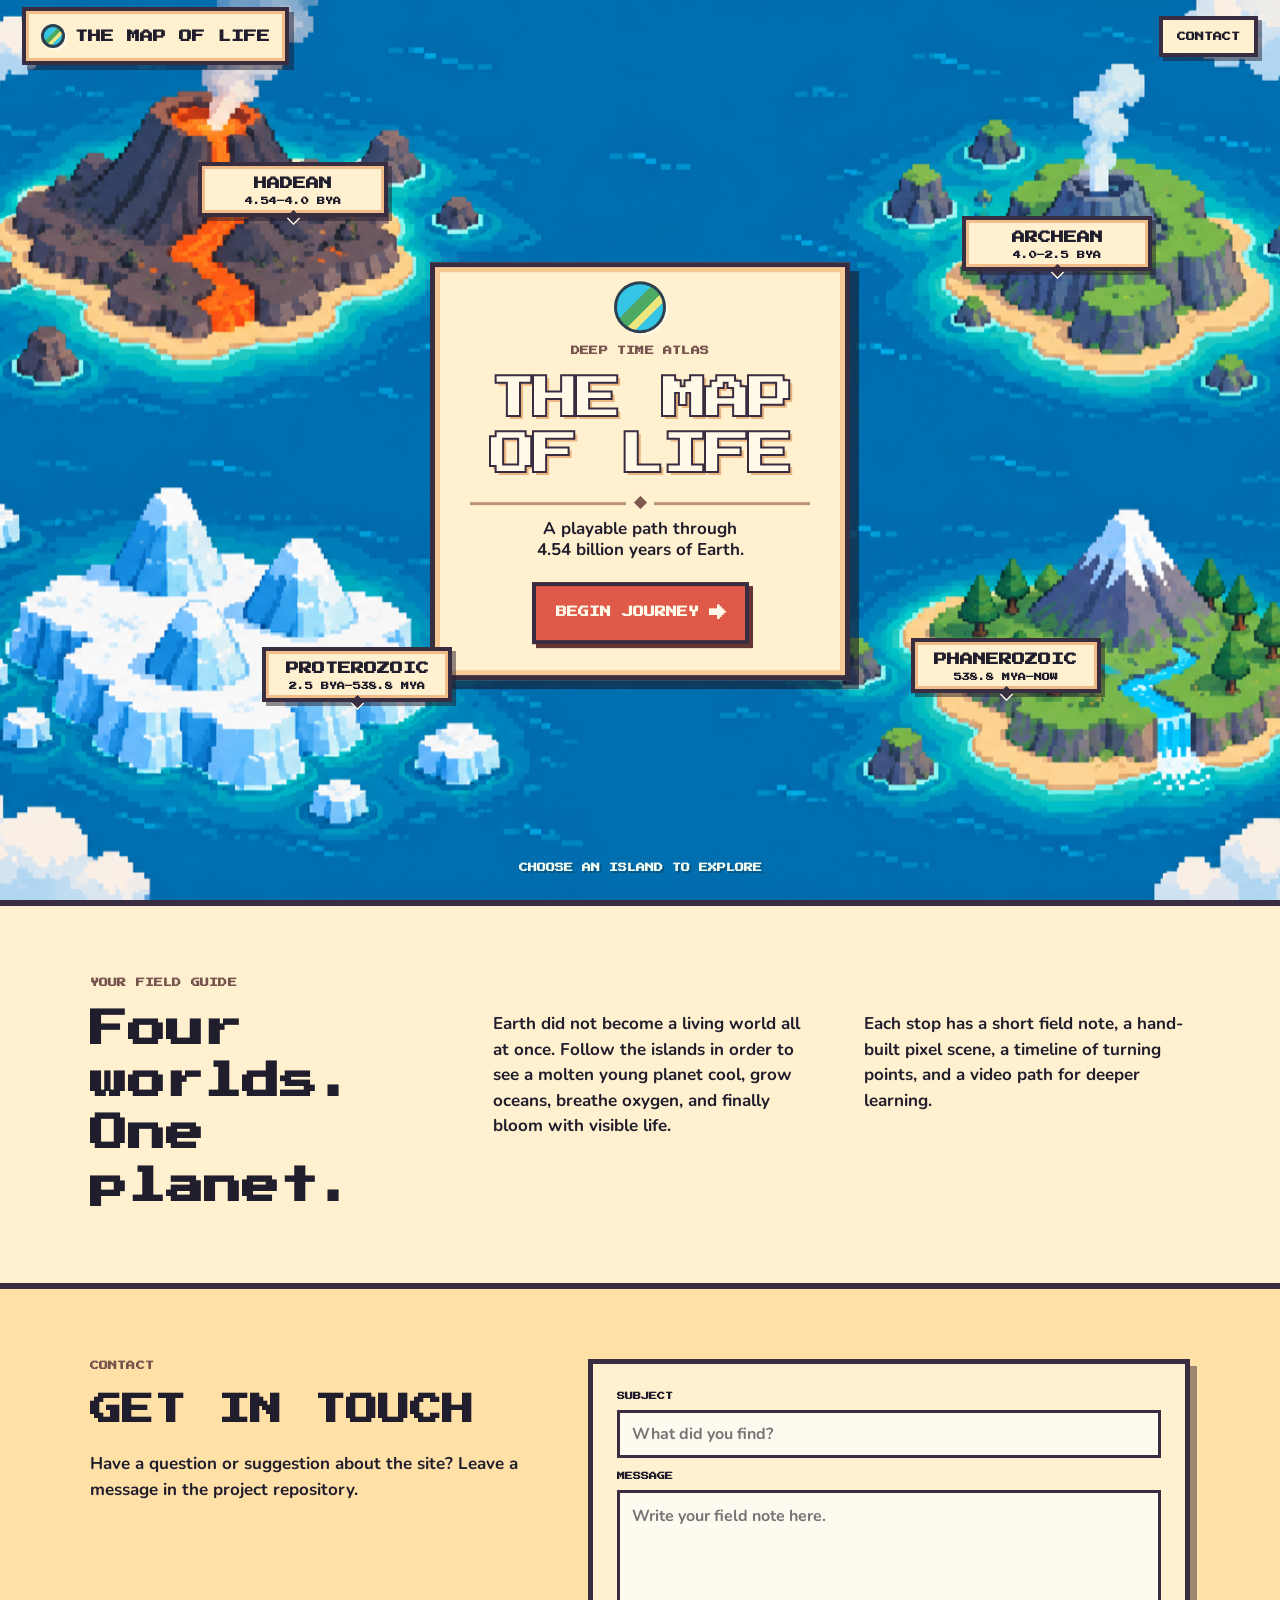
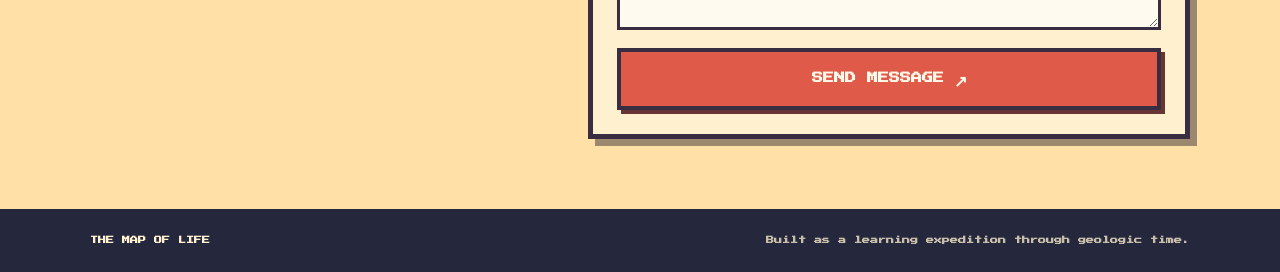
<file: Midterm/index.html>
<!doctype html>
<html lang="en">
<head>
    <meta charset="utf-8">
    <meta name="viewport" content="width=device-width, initial-scale=1">
    <meta name="description" content="An illustrated journey through 4.54 billion years of Earth history.">

    <title>The Map of Life | Deep Time Explorer</title>

    <link rel="preconnect" href="https://fonts.googleapis.com">
    <link rel="preconnect" href="https://fonts.gstatic.com" crossorigin>
    <link href="https://fonts.googleapis.com/css2?family=Nunito:wght@500;700;800;900&family=Press+Start+2P&display=swap" rel="stylesheet">
    <link rel="stylesheet" href="css/styles.css">
</head>

<body class="map-page">

    <header class="map-topbar">
        <a class="mini-brand" href="index.html">
            <span class="tiny-globe" aria-hidden="true"></span>
            THE MAP OF LIFE
        </a>
        <a class="topbar-link" href="#contact">CONTACT</a>
    </header>

    <main class="ocean-map">
        <img
            class="map-art"
            src="assets/earth-map-pixel.png"
            alt="Pixel art ocean map with four geological islands"
        >

        <a
            class="island-link hadean-link"
            href="hadean.html"
            aria-label="Explore the Hadean, 4.54 to 4.0 billion years ago"
        >
            <span>HADEAN</span>
            <small>4.54–4.0 BYA</small>
        </a>

        <a
            class="island-link archean-link"
            href="archean.html"
            aria-label="Explore the Archean, 4.0 to 2.5 billion years ago"
        >
            <span>ARCHEAN</span>
            <small>4.0–2.5 BYA</small>
        </a>

        <a
            class="island-link proterozoic-link"
            href="proterozoic.html"
            aria-label="Explore the Proterozoic, 2.5 billion to 538.8 million years ago"
        >
            <span>PROTEROZOIC</span>
            <small>2.5 BYA–538.8 MYA</small>
        </a>

        <a
            class="island-link phanerozoic-link"
            href="phanerozoic.html"
            aria-label="Explore the Phanerozoic, 538.8 million years ago to today"
        >
            <span>PHANEROZOIC</span>
            <small>538.8 MYA–NOW</small>
        </a>

        <section class="quest-card" aria-labelledby="map-title">
            <span class="quest-globe" aria-hidden="true"></span>

            <p class="kicker">DEEP TIME ATLAS</p>

            <h1 id="map-title">
                THE MAP<br>
                OF LIFE
            </h1>

            <div class="rule"></div>

            <p>
                A playable path through<br>
                4.54 billion years of Earth.
            </p>

            <a class="pixel-button coral" href="hadean.html">
                BEGIN JOURNEY <span>→</span>
            </a>
        </section>

        <p class="map-instruction">
            CHOOSE AN ISLAND TO EXPLORE
        </p>
    </main>

    <section class="how-to">
        <div>
            <p class="kicker">YOUR FIELD GUIDE</p>
            <h2>
                Four worlds.<br>
                One planet.
            </h2>
        </div>

        <p>
            Earth did not become a living world all at once. Follow the
            islands in order to see a molten young planet cool, grow oceans,
            breathe oxygen, and finally bloom with visible life.
        </p>

        <p>
            Each stop has a short field note, a hand-built pixel scene,
            a timeline of turning points, and a video path for deeper learning.
        </p>
    </section>

    <section class="contact-section" id="contact" aria-labelledby="contact-title">
        <div>
            <p class="kicker">CONTACT</p>
            <h2 id="contact-title">GET IN TOUCH</h2>
            <p>
                Have a question or suggestion about the site? Leave a message
                in the project repository.
            </p>
        </div>

        <form
            class="contact-form"
            action="https://github.com/yl14154-sudo/web_dev_homework/issues/new"
            method="get"
            target="_blank"
        >
            <label for="contact-subject">SUBJECT</label>
            <input
                id="contact-subject"
                name="title"
                type="text"
                placeholder="What did you find?"
                required
            >

            <label for="contact-message">MESSAGE</label>
            <textarea
                id="contact-message"
                name="body"
                rows="5"
                placeholder="Write your field note here."
                required
            ></textarea>

            <button class="pixel-button coral" type="submit">
                SEND MESSAGE <span aria-hidden="true">↗</span>
            </button>
        </form>
    </section>

    <footer class="site-footer">
        <span>THE MAP OF LIFE</span>
        <span>Built as a learning expedition through geologic time.</span>
    </footer>

</body>
</html>
</file>
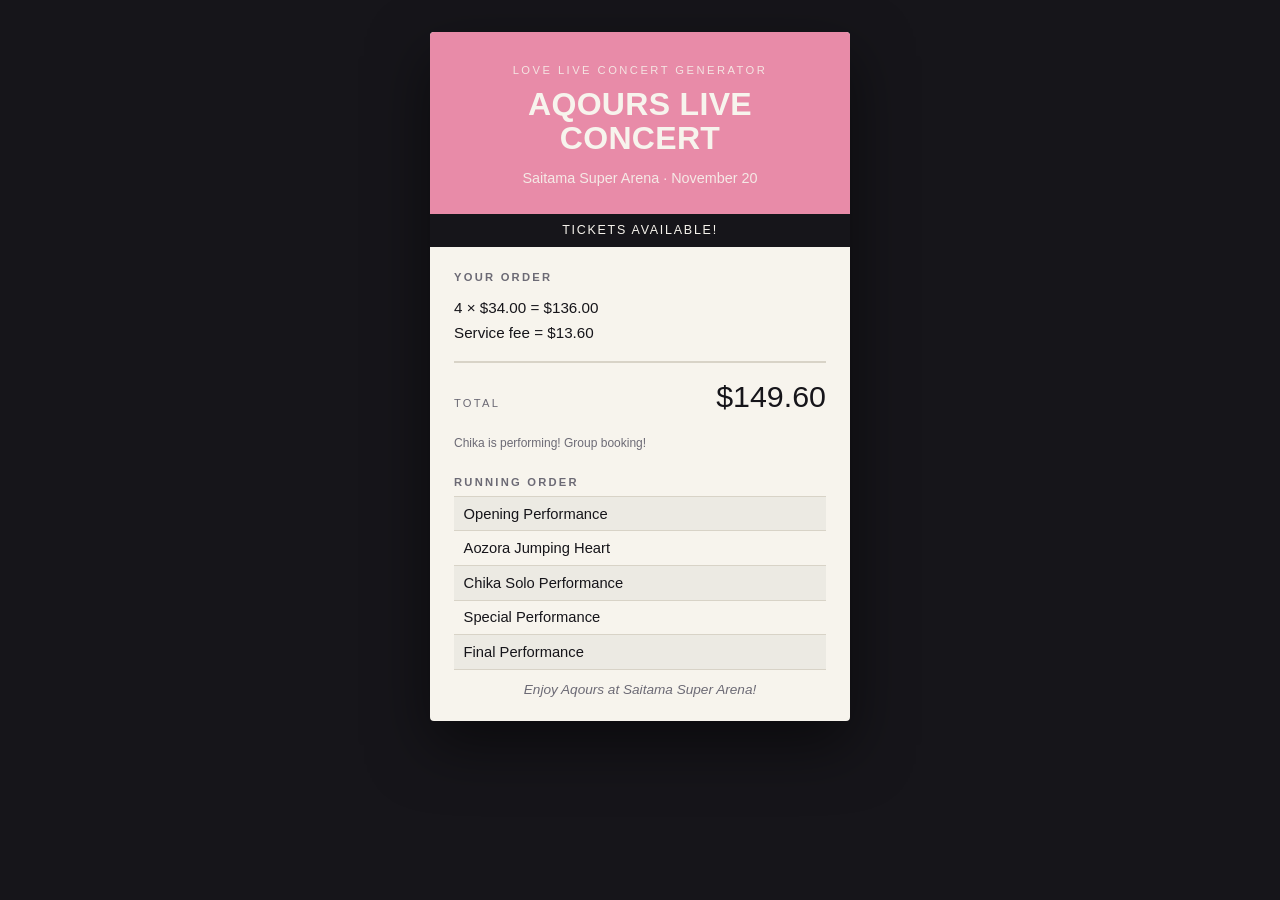
<file: week09/index.html>
<!doctype html>
<html lang="en">
<head>
  <meta charset="UTF-8" />
  <meta name="viewport" content="width=device-width, initial-scale=1.0" />
  <title>Love Live Concert Generator</title>
  <link rel="stylesheet" href="css/style.css" />
</head>

<body>

  <article class="ticket">

    <header class="poster">
      <p class="presents">Love Live Concert Generator</p>
      <h1 class="billing" id="billing"></h1>
      <p class="where-when" id="where-when"></p>
    </header>

    <p class="status" id="status"></p>

    <section class="order">
      <h2>Your order</h2>

      <p class="line" id="price-line"></p>
      <p class="line" id="fee-line"></p>

      <p class="total">
        <span>Total</span>
        <strong id="total"></strong>
      </p>

      <p class="fine-print" id="fine-print"></p>
    </section>

    <section class="lineup-wrap">
      <h2>Running order</h2>
      <ul class="lineup" id="lineup"></ul>
      <p class="tagline" id="tagline"></p>
    </section>

  </article>

  <script>


    const groups = [
      {
        name: "μ's",
        song: 'Snow halation',
        venue: 'Tokyo Dome',
        date: 'November 13'
      },
      {
        name: 'Aqours',
        song: 'Aozora Jumping Heart',
        venue: 'Saitama Super Arena',
        date: 'November 20'
      },
      {
        name: 'Nijigasaki',
        song: 'TOKIMEKI Runners',
        venue: 'Yokohama Arena',
        date: 'December 5'
      },
      {
        name: 'Liella!',
        song: 'START!! True dreams',
        venue: 'Osaka Arena',
        date: 'December 12'
      }
    ]

    const members = [
      'Honoka',
      'Chika',
      'Ayumu'
    ]

    const colours = [
      '#e88ba8',
      '#69b7d6'
    ]


    function pickRandom(array) {
      return array[Math.floor(Math.random() * array.length)]
    }

    function randomBetween(min, max) {
      return Math.floor(Math.random() * (max - min + 1)) + min
    }



    const group = pickRandom(groups)
    const member = pickRandom(members)

    const ticketPrice = randomBetween(30, 80)
    const quantity = randomBetween(1, 4)
    const ticketsLeft = randomBetween(0, 20)



    const subtotal = ticketPrice * quantity
    const serviceFee = subtotal * 0.10
    const total = subtotal + serviceFee



    const isSoldOut = ticketsLeft === 0
    const isAlmostSoldOut = ticketsLeft > 0 && ticketsLeft < 10



    let status

    if (isSoldOut) {
      status = 'Sold out!'
    } else if (isAlmostSoldOut) {
      status = `Only ${ticketsLeft} tickets left!`
    } else {
      status = 'Tickets available!'
    }



    const bookingMessage = quantity > 2
      ? 'Group booking!'
      : 'Regular booking!'


    const billing = `${group.name} LIVE CONCERT`
    const whereWhen = `${group.venue} · ${group.date}`



    document.body.style.setProperty('--accent', pickRandom(colours))



    document.querySelector('#billing').textContent = billing
    document.querySelector('#where-when').textContent = whereWhen
    document.querySelector('#status').textContent = status

    document.querySelector('#price-line').textContent =
      `${quantity} × $${ticketPrice.toFixed(2)} = $${subtotal.toFixed(2)}`

    document.querySelector('#fee-line').textContent =
      `Service fee = $${serviceFee.toFixed(2)}`

    document.querySelector('#total').textContent =
      `$${total.toFixed(2)}`

    document.querySelector('#fine-print').textContent =
      `${member} is performing! ${bookingMessage}`



    const lineup = [
      'Opening Performance',
      group.song,
      `${member} Solo Performance`,
      'Special Performance',
      'Final Performance'
    ]

    const lineupElement = document.querySelector('#lineup')

    lineupElement.innerHTML = ''

    for (let i = 0; i < lineup.length; i++) {

      const stripe = i % 2 === 0 ? 'stripe' : ''

      lineupElement.innerHTML += `
        <li class="${stripe}">
          ${lineup[i]}
        </li>
      `
    }


    document.querySelector('#tagline').textContent =
      `Enjoy ${group.name} at ${group.venue}!`

  </script>

</body>
</html>
</file>
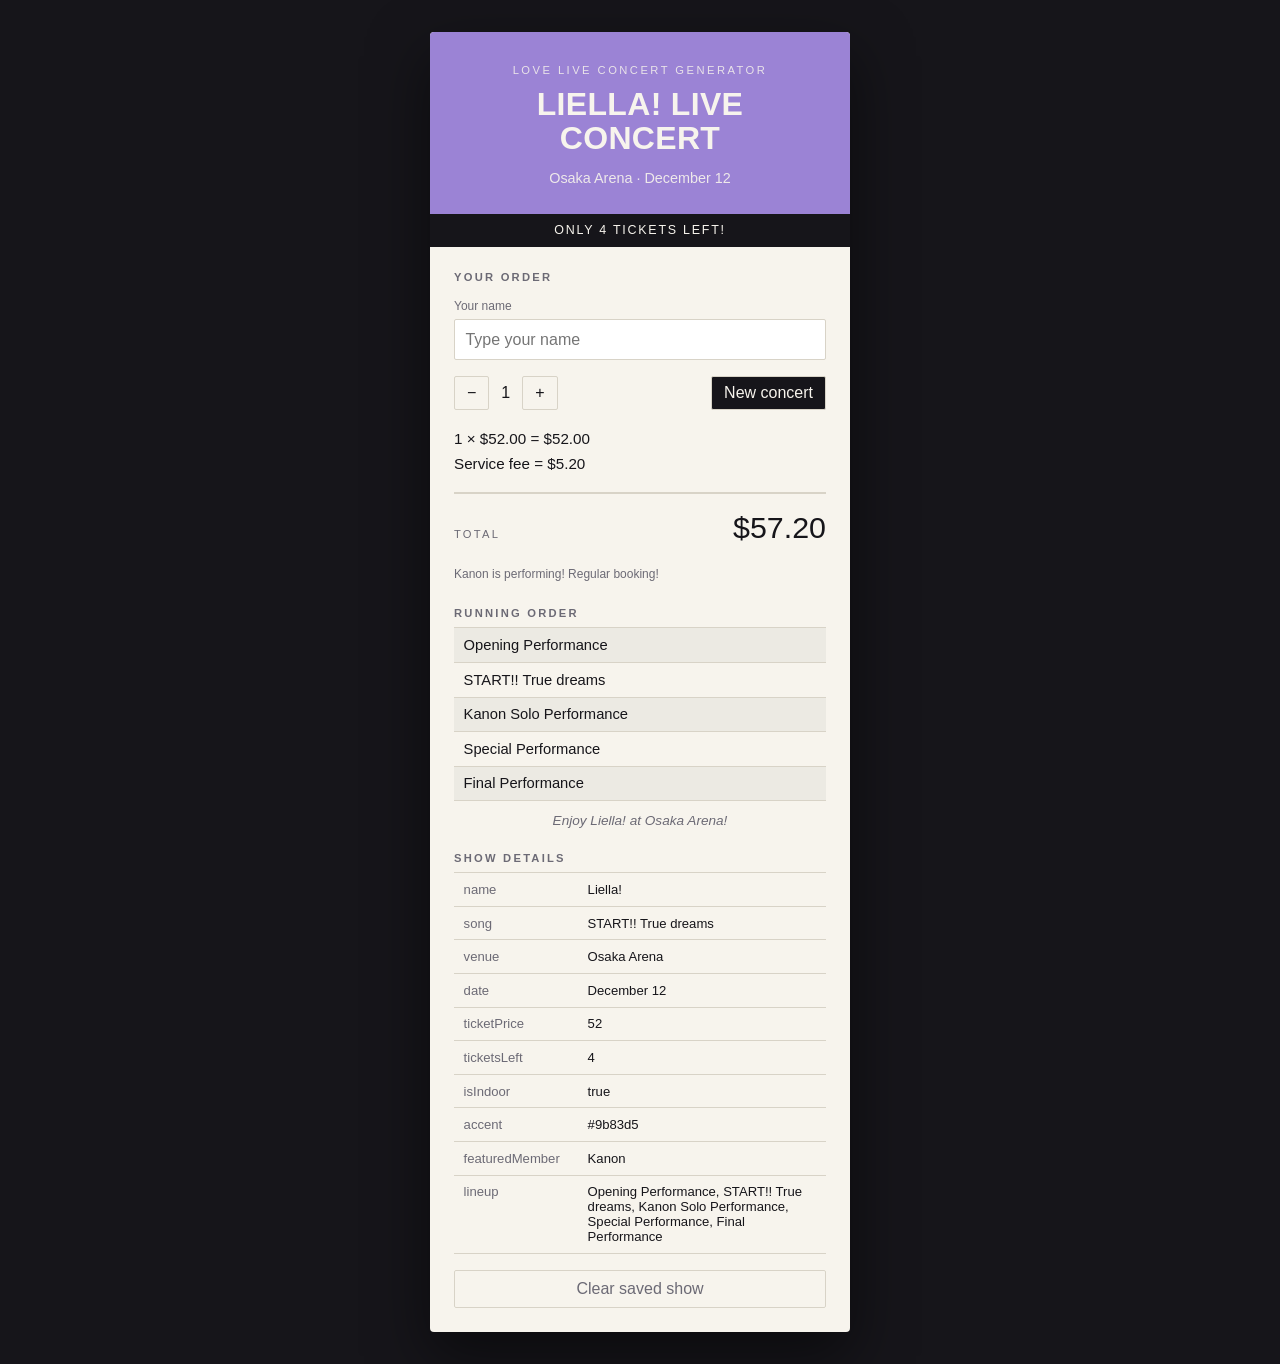
<file: week10/index.html>
<!doctype html>
<html lang="en">
<head>
  <meta charset="UTF-8" />
  <meta name="viewport" content="width=device-width, initial-scale=1.0" />
  <title>Love Live Concert Generator</title>
  <link rel="stylesheet" href="css/style.css" />
</head>

<body>

  <article class="ticket">

    <header class="poster">
      <p class="presents">Love Live Concert Generator</p>
      <h1 class="billing" id="billing"></h1>
      <p class="where-when" id="where-when"></p>
    </header>

    <p class="status" id="status"></p>

    <section class="order">
      <h2>Your order</h2>

      <label class="guest-label" for="guest-name">Your name</label>
      <input class="guest-name" id="guest-name" type="text" placeholder="Type your name" />

      <div class="controls">
        <div class="stepper">
          <button id="minus" type="button">−</button>
          <span id="quantity"></span>
          <button id="plus" type="button">+</button>
        </div>
        <button class="regenerate" id="regenerate" type="button">New concert</button>
      </div>

      <p class="line" id="price-line"></p>
      <p class="line" id="fee-line"></p>

      <p class="total">
        <span>Total</span>
        <strong id="total"></strong>
      </p>

      <p class="fine-print" id="fine-print"></p>
    </section>

    <section class="lineup-wrap">
      <h2>Running order</h2>
      <ul class="lineup" id="lineup"></ul>
      <p class="tagline" id="tagline"></p>
    </section>

    <section class="details-wrap">
      <h2>Show details</h2>
      <dl class="details" id="details"></dl>
      <button class="clear-saved" id="clear-saved" type="button">Clear saved show</button>
    </section>

  </article>

  <script>
    // JSON.stringify removes methods from an object, so a saved show comes back without its methods; I saw that calling the method after JSON.parse caused an error because JSON stores data but not functions, so I reattach the methods when I load the show.
    const shows = [
      {
        name: "μ's",
        song: 'Snow halation',
        venue: 'Tokyo Dome',
        date: 'November 13',
        ticketPrice: 58,
        ticketsLeft: 12,
        isIndoor: true,
        accent: '#e88ba8',
        featuredMember: 'Honoka',
        lineup: ['Opening Performance', 'Snow halation', 'Honoka Solo Performance', 'Special Performance', 'Final Performance'],
        serviceFee(subtotal) {
          return subtotal * 0.1
        },
        statusMessage() {
          if (this.ticketsLeft === 0) return 'Sold out!'
          if (this.ticketsLeft < 10) return `Only ${this.ticketsLeft} tickets left!`
          return 'Tickets available!'
        }
      },
      {
        name: 'Aqours',
        song: 'Aozora Jumping Heart',
        venue: 'Saitama Super Arena',
        date: 'November 20',
        ticketPrice: 46,
        ticketsLeft: 7,
        isIndoor: true,
        accent: '#69b7d6',
        featuredMember: 'Chika',
        lineup: ['Opening Performance', 'Aozora Jumping Heart', 'Chika Solo Performance', 'Special Performance', 'Final Performance'],
        serviceFee(subtotal) {
          return subtotal * 0.1
        },
        statusMessage() {
          if (this.ticketsLeft === 0) return 'Sold out!'
          if (this.ticketsLeft < 10) return `Only ${this.ticketsLeft} tickets left!`
          return 'Tickets available!'
        }
      },
      {
        name: 'Nijigasaki',
        song: 'TOKIMEKI Runners',
        venue: 'Yokohama Arena',
        date: 'December 5',
        ticketPrice: 39,
        ticketsLeft: 18,
        isIndoor: true,
        accent: '#f1a55b',
        featuredMember: 'Ayumu',
        lineup: ['Opening Performance', 'TOKIMEKI Runners', 'Ayumu Solo Performance', 'Special Performance', 'Final Performance'],
        serviceFee(subtotal) {
          return subtotal * 0.1
        },
        statusMessage() {
          if (this.ticketsLeft === 0) return 'Sold out!'
          if (this.ticketsLeft < 10) return `Only ${this.ticketsLeft} tickets left!`
          return 'Tickets available!'
        }
      },
      {
        name: 'Liella!',
        song: 'START!! True dreams',
        venue: 'Osaka Arena',
        date: 'December 12',
        ticketPrice: 52,
        ticketsLeft: 4,
        isIndoor: true,
        accent: '#9b83d5',
        featuredMember: 'Kanon',
        lineup: ['Opening Performance', 'START!! True dreams', 'Kanon Solo Performance', 'Special Performance', 'Final Performance'],
        serviceFee(subtotal) {
          return subtotal * 0.1
        },
        statusMessage() {
          if (this.ticketsLeft === 0) return 'Sold out!'
          if (this.ticketsLeft < 10) return `Only ${this.ticketsLeft} tickets left!`
          return 'Tickets available!'
        }
      },
      {
        name: 'Hasunosora',
        song: 'On your mark',
        venue: 'Kobe World Hall',
        date: 'December 19',
        ticketPrice: 43,
        ticketsLeft: 0,
        isIndoor: true,
        accent: '#7cbf9e',
        featuredMember: 'Kozue',
        lineup: ['Opening Performance', 'On your mark', 'Kozue Solo Performance', 'Special Performance', 'Final Performance'],
        serviceFee(subtotal) {
          return subtotal * 0.1
        },
        statusMessage() {
          if (this.ticketsLeft === 0) return 'Sold out!'
          if (this.ticketsLeft < 10) return `Only ${this.ticketsLeft} tickets left!`
          return 'Tickets available!'
        }
      }
    ]

    function pickRandom(array) {
      return array[Math.floor(Math.random() * array.length)]
    }

    function restoreMethods(savedShow) {
      savedShow.serviceFee = function (subtotal) {
        return subtotal * 0.1
      }
      savedShow.statusMessage = function () {
        if (this.ticketsLeft === 0) return 'Sold out!'
        if (this.ticketsLeft < 10) return `Only ${this.ticketsLeft} tickets left!`
        return 'Tickets available!'
      }
      return savedShow
    }

    function loadSavedShow() {
      const rawShow = localStorage.getItem('show')
      if (!rawShow) return null
      return restoreMethods(JSON.parse(rawShow))
    }

    let show = loadSavedShow() || pickRandom(shows)
    let quantity = show.ticketsLeft === 0 ? 0 : 1
    let guestName = ''

    const billingElement = document.querySelector('#billing')
    const whereWhenElement = document.querySelector('#where-when')
    const statusElement = document.querySelector('#status')
    const priceLineElement = document.querySelector('#price-line')
    const feeLineElement = document.querySelector('#fee-line')
    const totalElement = document.querySelector('#total')
    const finePrintElement = document.querySelector('#fine-print')
    const lineupElement = document.querySelector('#lineup')
    const taglineElement = document.querySelector('#tagline')
    const detailsElement = document.querySelector('#details')
    const quantityElement = document.querySelector('#quantity')
    const guestNameElement = document.querySelector('#guest-name')
    const minusButton = document.querySelector('#minus')
    const plusButton = document.querySelector('#plus')

    function render() {
      const subtotal = show.ticketPrice * quantity
      const serviceFee = show.serviceFee(subtotal)
      const bookingMessage = quantity > 2 ? 'Group booking!' : 'Regular booking!'
      document.body.style.setProperty('--accent', show.accent)
      billingElement.textContent = `${show.name} LIVE CONCERT`
      whereWhenElement.textContent = `${show.venue} · ${show.date}`
      statusElement.textContent = show.statusMessage()
      quantityElement.textContent = show.ticketsLeft === 0 ? '0' : quantity
      priceLineElement.textContent = `${quantity} × $${show.ticketPrice.toFixed(2)} = $${subtotal.toFixed(2)}`
      feeLineElement.textContent = `Service fee = $${show.serviceFee(subtotal).toFixed(2)}`
      totalElement.textContent = `$${(show.ticketPrice * quantity + serviceFee).toFixed(2)}`
      finePrintElement.textContent = `${guestName || show.featuredMember} is performing! ${bookingMessage}`
      guestNameElement.value = guestName
      minusButton.disabled = quantity === 0
      plusButton.disabled = quantity >= Math.min(4, show.ticketsLeft)

      lineupElement.innerHTML = ''

      for (let i = 0; i < show.lineup.length; i++) {
        const stripe = i % 2 === 0 ? 'stripe' : ''
        lineupElement.innerHTML += `<li class="${stripe}">${show.lineup[i]}</li>`
      }

      taglineElement.textContent = `Enjoy ${show.name} at ${show.venue}!`

      detailsElement.innerHTML = ''
      const keys = Object.keys(show)

      for (let i = 0; i < keys.length; i++) {
        const key = keys[i]
        if (typeof show[key] === 'function') continue
        const label = document.createElement('dt')
        const value = document.createElement('dd')
        label.textContent = key
        value.textContent = Array.isArray(show[key]) ? show[key].join(', ') : String(show[key])
        detailsElement.append(label, value)
      }
    }

    minusButton.addEventListener('click', function () {
      if (quantity > 0) {
        quantity--
        render()
      }
    })

    plusButton.addEventListener('click', function () {
      if (quantity < Math.min(4, show.ticketsLeft)) {
        quantity++
        render()
      }
    })

    document.querySelector('#regenerate').addEventListener('click', function () {
      show = pickRandom(shows)
      quantity = show.ticketsLeft === 0 ? 0 : 1
      localStorage.setItem('show', JSON.stringify(show))
      render()
    })

    document.querySelector('#clear-saved').addEventListener('click', function () {
      localStorage.removeItem('show')
      show = pickRandom(shows)
      quantity = show.ticketsLeft === 0 ? 0 : 1
      render()
    })

    guestNameElement.addEventListener('input', function (event) {
      guestName = event.target.value
      render()
    })

    render()

  </script>

</body>
</html>
</file>
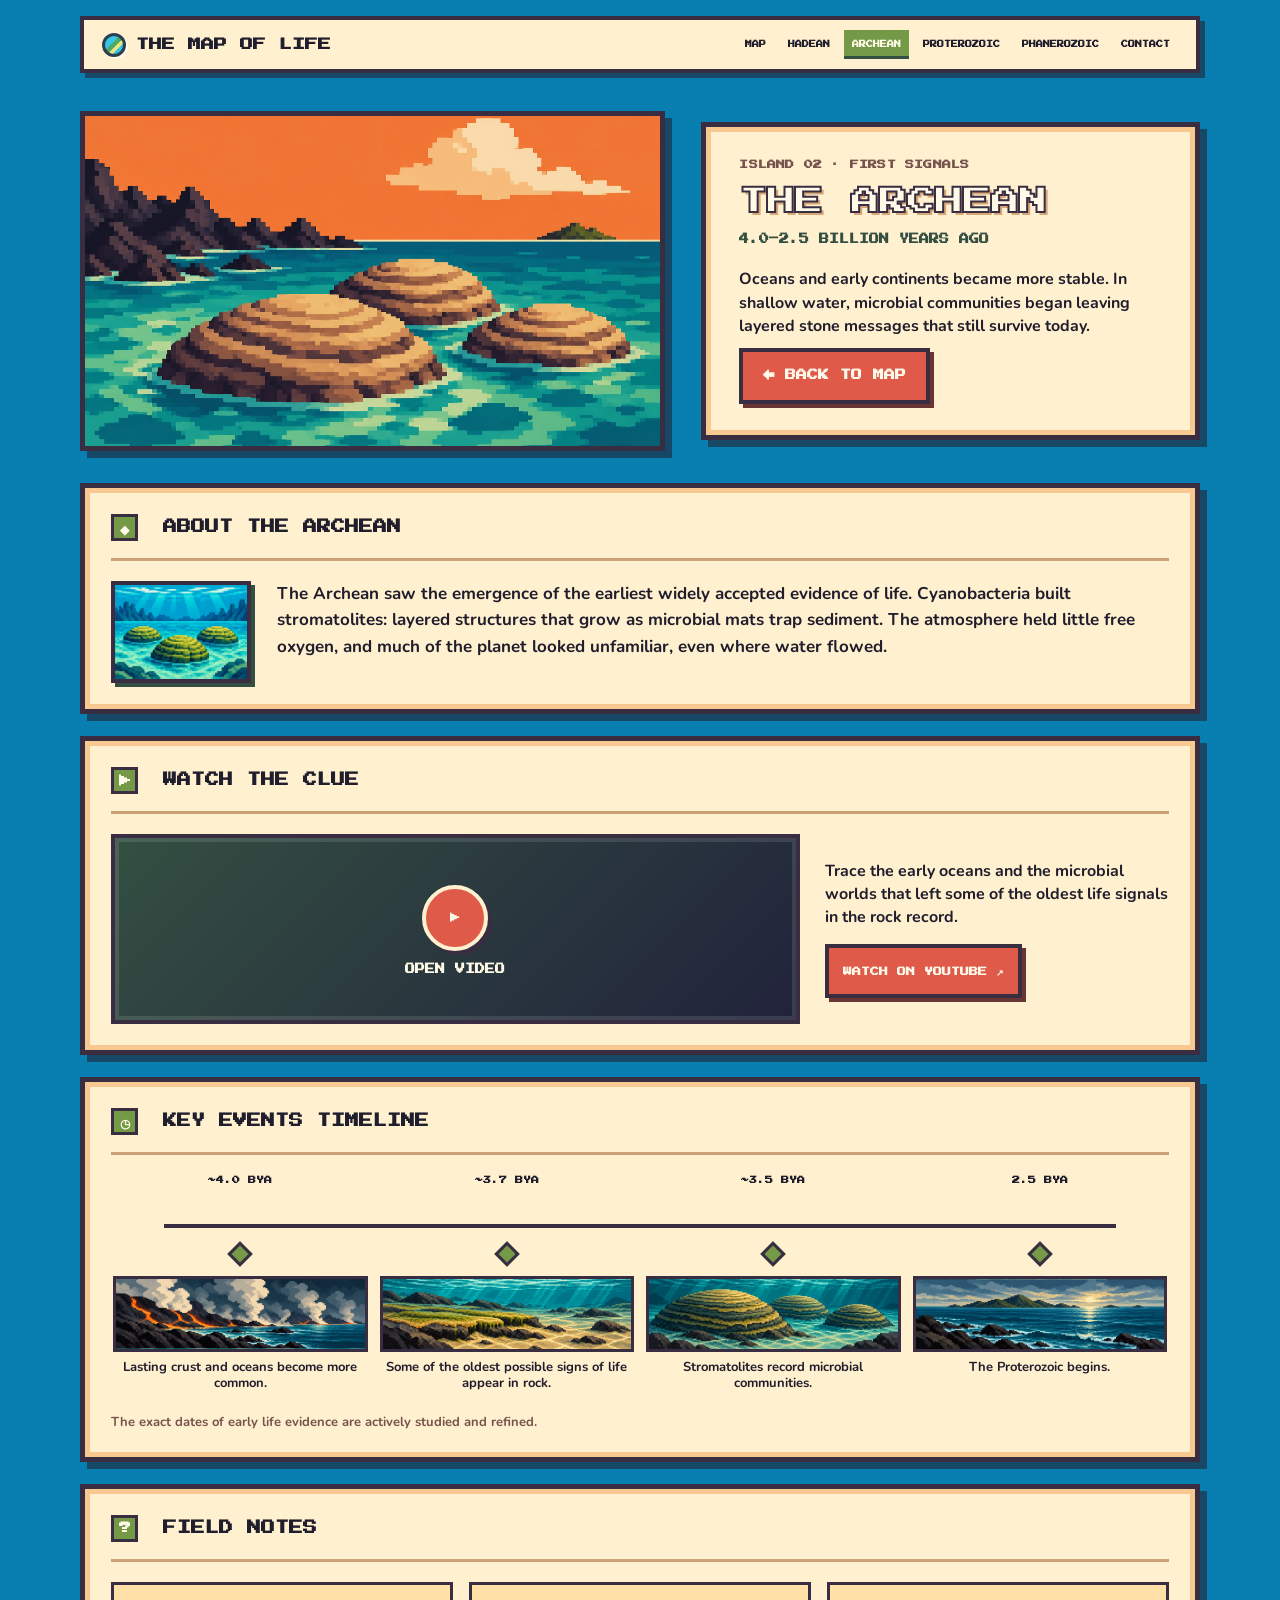
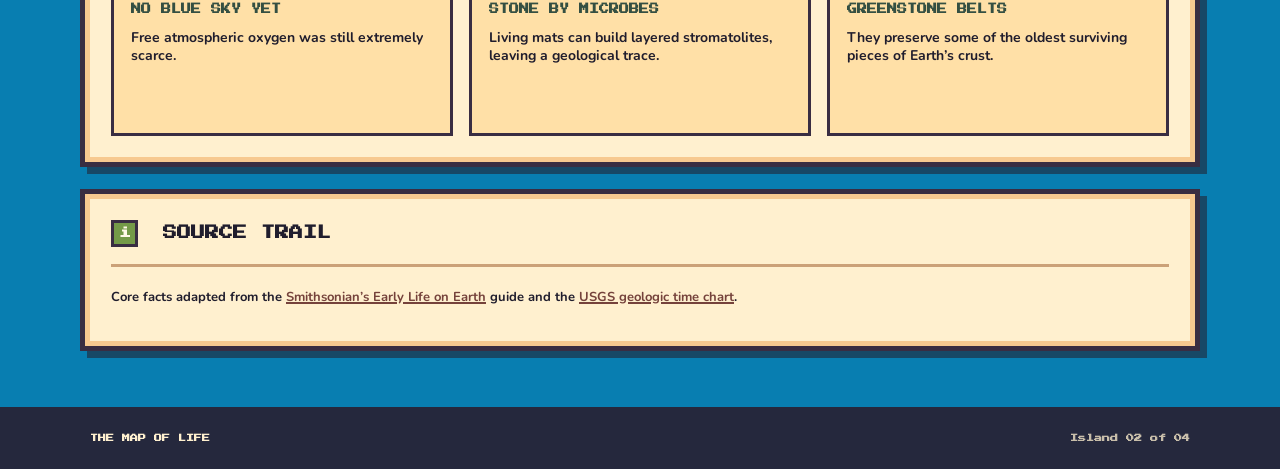
<file: Midterm/archean.html>
<!doctype html>
<html lang="en">
  <head>
    <meta charset="utf-8" />
    <meta name="viewport" content="width=device-width,initial-scale=1" />
    <meta name="description" content="Explore the Archean Eon." />

    <title>Archean | The Map of Life</title>

    <link 
      href="https://fonts.googleapis.com/css2?family=Nunito:wght@500;700;800;900&family=Press+Start+2P&display=swap"
      rel="stylesheet"
    />
    <link rel="stylesheet" href="css/styles.css" />
  </head>

  <body class="detail-page" data-eon="archean">
    <header class="detail-header">
      <a class="mini-brand" href="index.html">
        <span class="tiny-globe" aria-hidden="true"></span>
        THE MAP OF LIFE
      </a>

      <nav class="detail-nav">
        <a href="index.html">MAP</a>
        <a href="hadean.html">HADEAN</a>
        <a href="archean.html" aria-current="page">ARCHEAN</a>
        <a href="proterozoic.html">PROTEROZOIC</a>
        <a href="phanerozoic.html">PHANEROZOIC</a>
        <a href="index.html#contact">CONTACT</a>
      </nav>

      <a class="mobile-map" href="index.html">← MAP</a>
    </header>

    <main class="eon-main">
      <section class="hero-grid">
        <figure class="pixel-scene">
          <img
            src="assets/archean-pixel.png"
            alt="Pixel-art Archean shallow sea with layered stromatolite mounds"
          />
        </figure>

        <div class="eon-title-card">
          <p class="kicker">ISLAND 02 · FIRST SIGNALS</p>
          <h1>THE ARCHEAN</h1>
          <p class="age">4.0–2.5 BILLION YEARS AGO</p>

          <p>
            Oceans and early continents became more stable. In shallow water,
            microbial communities began leaving layered stone messages that
            still survive today.
          </p>

          <a class="pixel-button coral back-map" href="index.html"
            >← BACK TO MAP</a>
        </div>
      </section>

      <section class="section-card">
        <h2>
          <span class="badge">◆</span>
          ABOUT THE ARCHEAN
        </h2>

        <div class="field-note">
          <span
            class="era-token era-thumbnail about-archean"
            role="img"
            aria-label="Pixel-art Archean stromatolites"
          ></span>

          <p>
            The Archean saw the emergence of the earliest widely accepted
            evidence of life. Cyanobacteria built stromatolites: layered
            structures that grow as microbial mats trap sediment. The atmosphere
            held little free oxygen, and much of the planet looked unfamiliar,
            even where water flowed.
          </p>
        </div>
      </section>

      <section class="section-card">
        <h2>
          <span class="badge">▶</span>
          WATCH THE CLUE
        </h2>

        <div class="watch-grid">
          <a
            class="video-portal"
            target="_blank"
            rel="noopener"
            href="https://www.youtube.com/watch?v=iW9LGWwNImM"
          >
            <span class="play-disc">▶</span>
            <span>OPEN VIDEO</span>
          </a>

          <div class="watch-copy">
            Trace the early oceans and the microbial worlds that left some of
            the oldest life signals in the rock record.
            <br />
            <a
              class="pixel-button coral"
              target="_blank"
              rel="noopener"
              href="https://www.youtube.com/watch?v=iW9LGWwNImM"
              >WATCH ON YOUTUBE ↗</a>
          </div>
        </div>
      </section>

      <section class="section-card">
        <h2>
          <span class="badge">◷</span>
          KEY EVENTS TIMELINE
        </h2>

        <div class="timeline">
          <article class="event">
            <time>~4.0 BYA</time>
            <span class="dot"></span>
            <div class="event-art"></div>
            <p>Lasting crust and oceans become more common.</p>
          </article>

          <article class="event">
            <time>~3.7 BYA</time>
            <span class="dot"></span>
            <div class="event-art"></div>
            <p>Some of the oldest possible signs of life appear in rock.</p>
          </article>

          <article class="event">
            <time>~3.5 BYA</time>
            <span class="dot"></span>
            <div class="event-art"></div>
            <p>Stromatolites record microbial communities.</p>
          </article>

          <article class="event">
            <time>2.5 BYA</time>
            <span class="dot"></span>
            <div class="event-art"></div>
            <p>The Proterozoic begins.</p>
          </article>
        </div>

        <p class="timeline-note">
          The exact dates of early life evidence are actively studied and
          refined.
        </p>
      </section>

      <section class="section-card">
        <h2>
          <span class="badge">?</span>
          FIELD NOTES
        </h2>

        <div class="fact-grid">
          <article class="fact">
            <h3>NO BLUE SKY YET</h3>
            <p>Free atmospheric oxygen was still extremely scarce.</p>
          </article>

          <article class="fact">
            <h3>STONE BY MICROBES</h3>
            <p>
              Living mats can build layered stromatolites, leaving a geological
              trace.
            </p>
          </article>

          <article class="fact">
            <h3>GREENSTONE BELTS</h3>
            <p>
              They preserve some of the oldest surviving pieces of Earth’s
              crust.
            </p>
          </article>
        </div>
      </section>

      <section class="section-card sources">
        <h2>
          <span class="badge">i</span>
          SOURCE TRAIL
        </h2>

        <p>
          Core facts adapted from the
          <a
            target="_blank"
            rel="noopener"
            href="https://naturalhistory.si.edu/education/teaching-resources/life-science/early-life-earth-animal-origins"
            >Smithsonian’s Early Life on Earth</a>
          guide and the
          <a
            target="_blank"
            rel="noopener"
            href="https://pubs.usgs.gov/gip/141/"
            >USGS geologic time chart</a>.
        </p>
      </section>
    </main>

    <footer class="site-footer">
      <span>THE MAP OF LIFE</span>
      <span>Island 02 of 04</span>
    </footer>
  </body>
</html>
</file>
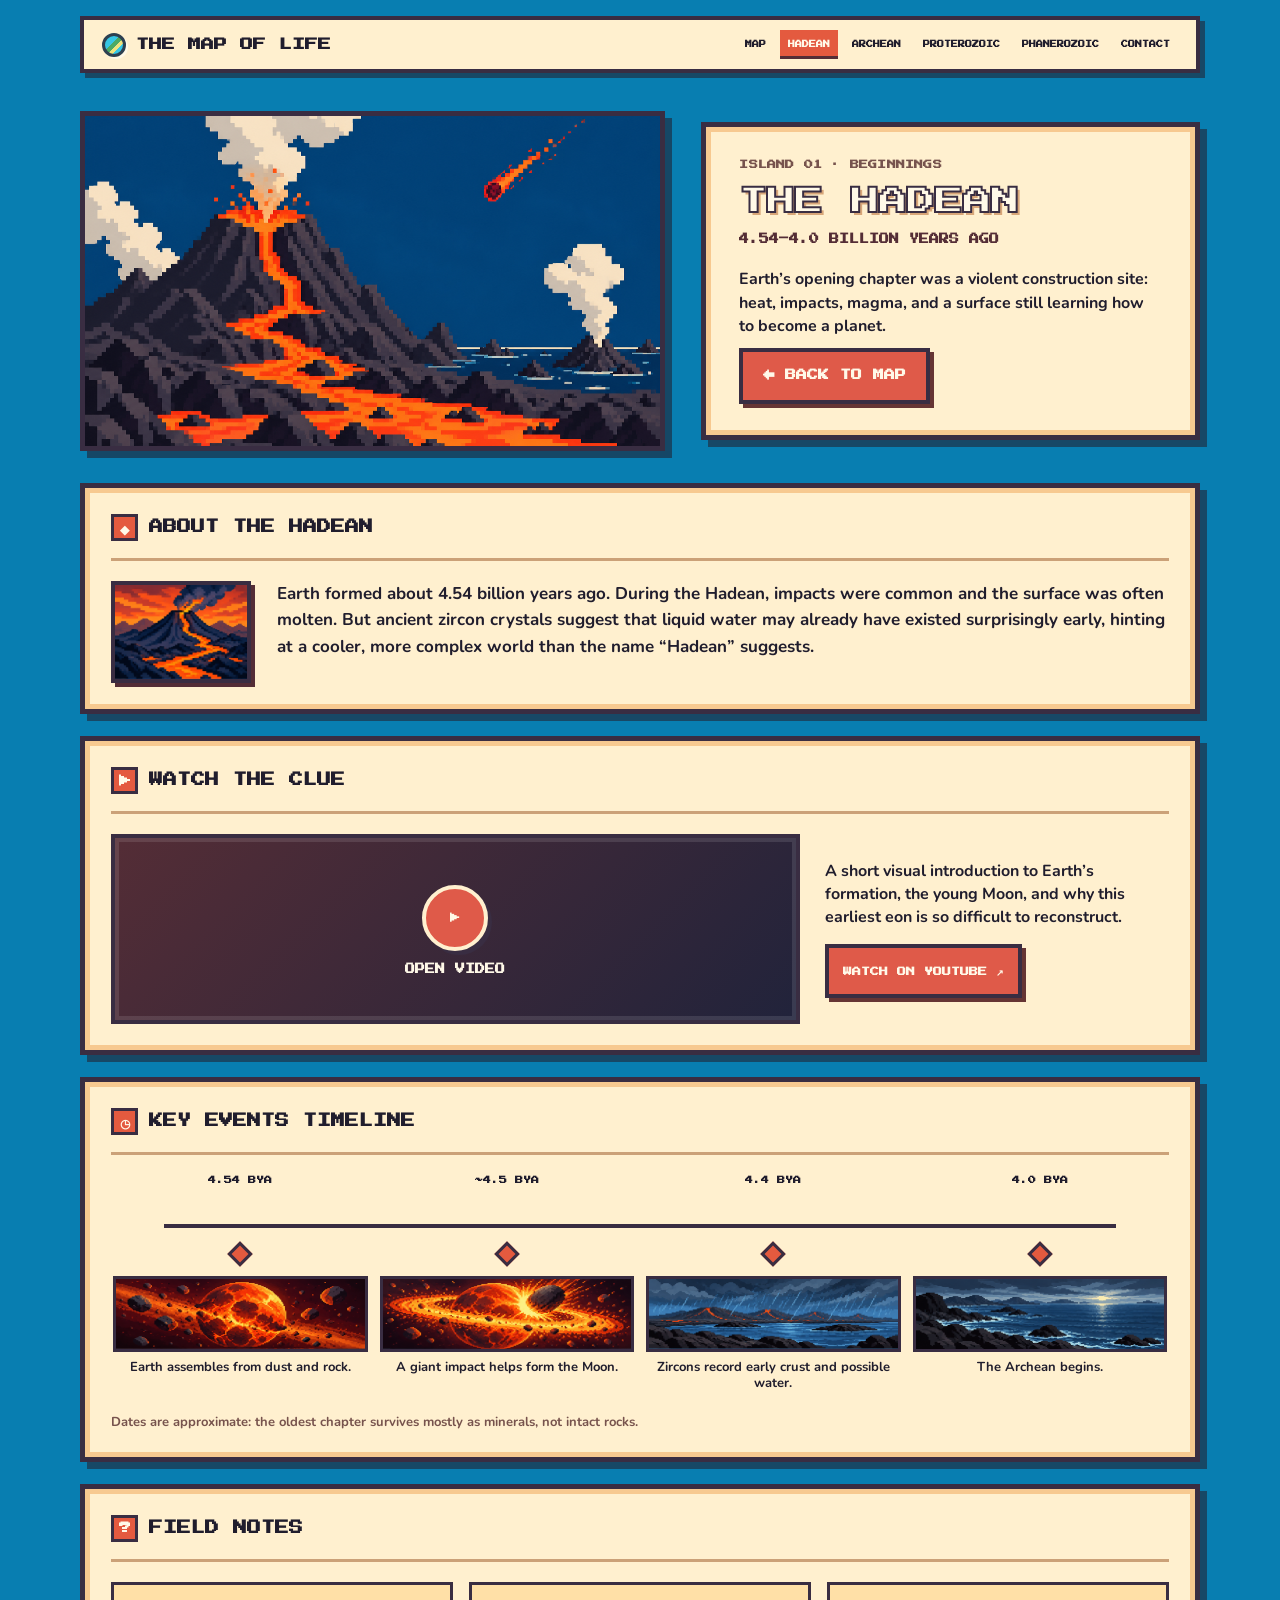
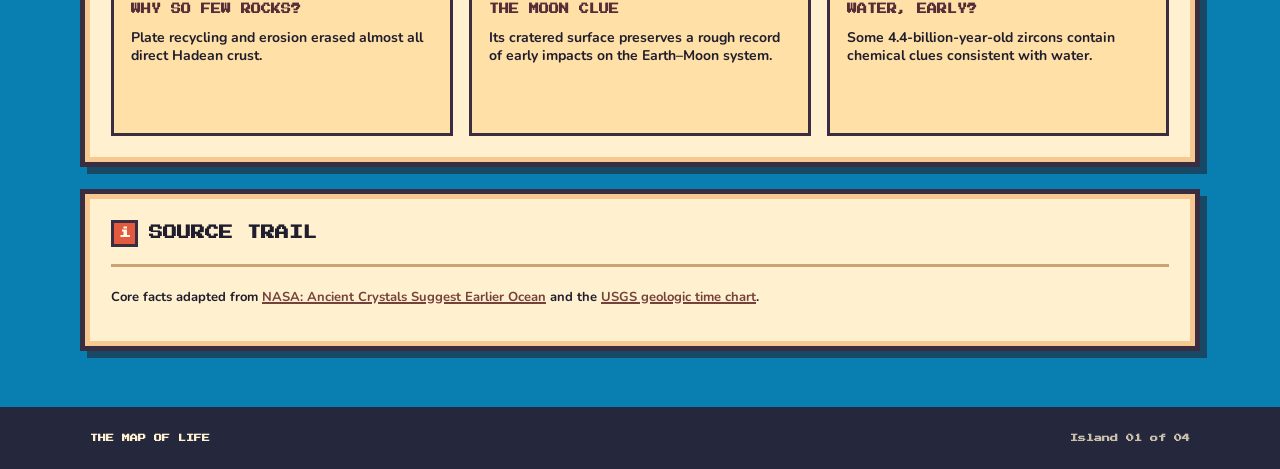
<file: Midterm/hadean.html>
<!doctype html>
<html lang="en">
  <head>
    <meta charset="utf-8" />
    <meta name="viewport" content="width=device-width,initial-scale=1" />
    <meta name="description" content="Explore the Hadean Eon." />
    <title>Hadean | The Map of Life</title>
    <link
      href="https://fonts.googleapis.com/css2?family=Nunito:wght@500;700;800;900&family=Press+Start+2P&display=swap"
      rel="stylesheet"
    />
    <link rel="stylesheet" href="css/styles.css" />
  </head>
  <body class="detail-page" data-eon="hadean">
    <header class="detail-header">
      <a class="mini-brand" href="index.html">
        <span class="tiny-globe" aria-hidden="true"></span>
        THE MAP OF LIFE
      </a>
      <nav class="detail-nav">
        <a href="index.html">MAP</a>
        <a href="hadean.html" aria-current="page">HADEAN</a>
        <a href="archean.html">ARCHEAN</a>
        <a href="proterozoic.html">PROTEROZOIC</a>
        <a href="phanerozoic.html">PHANEROZOIC</a>
        <a href="index.html#contact">CONTACT</a>
      </nav>
      <a class="mobile-map" href="index.html">← MAP</a>
    </header>
    <main class="eon-main">
      <section class="hero-grid">
        <figure class="pixel-scene">
          <img
            src="assets/hadean-pixel.png"
            alt="Pixel-art Hadean volcano with lava and a meteor"
          />
        </figure>
        <div class="eon-title-card">
          <p class="kicker">ISLAND 01 · BEGINNINGS</p>
          <h1>THE HADEAN</h1>
          <p class="age">4.54–4.0 BILLION YEARS AGO</p>
          <p>
            Earth’s opening chapter was a violent construction site: heat,
            impacts, magma, and a surface still learning how to become a planet.
          </p>
          <a class="pixel-button coral back-map" href="index.html"
            >← BACK TO MAP</a>
        </div>
      </section>
      <section class="section-card">
        <h2><span class="badge">◆</span>ABOUT THE HADEAN</h2>
        <div class="field-note">
          <span
            class="era-token era-thumbnail about-hadean"
            role="img"
            aria-label="Pixel-art Hadean lava landscape"
          ></span>
          <p>
            Earth formed about 4.54 billion years ago. During the Hadean,
            impacts were common and the surface was often molten. But ancient
            zircon crystals suggest that liquid water may already have existed
            surprisingly early, hinting at a cooler, more complex world than the
            name “Hadean” suggests.
          </p>
        </div>
      </section>
      <section class="section-card">
        <h2><span class="badge">▶</span>WATCH THE CLUE</h2>
        <div class="watch-grid">
          <a
            class="video-portal"
            target="_blank"
            rel="noopener"
            href="https://www.youtube.com/watch?v=EJJZ7rtmCtI"
            ><span class="play-disc">▶</span><span>OPEN VIDEO</span></a>
          <div class="watch-copy">
            A short visual introduction to Earth’s formation, the young Moon,
            and why this earliest eon is so difficult to reconstruct.<br /><a
              class="pixel-button coral"
              target="_blank"
              rel="noopener"
              href="https://www.youtube.com/watch?v=EJJZ7rtmCtI"
              >WATCH ON YOUTUBE ↗</a>
          </div>
        </div>
      </section>
      <section class="section-card">
        <h2><span class="badge">◷</span>KEY EVENTS TIMELINE</h2>
        <div class="timeline">
          <article class="event">
            <time>4.54 BYA</time><span class="dot"></span>
            <div class="event-art"></div>
            <p>Earth assembles from dust and rock.</p>
          </article>
          <article class="event">
            <time>~4.5 BYA</time><span class="dot"></span>
            <div class="event-art"></div>
            <p>A giant impact helps form the Moon.</p>
          </article>
          <article class="event">
            <time>4.4 BYA</time><span class="dot"></span>
            <div class="event-art"></div>
            <p>Zircons record early crust and possible water.</p>
          </article>
          <article class="event">
            <time>4.0 BYA</time><span class="dot"></span>
            <div class="event-art"></div>
            <p>The Archean begins.</p>
          </article>
        </div>
        <p class="timeline-note">
          Dates are approximate: the oldest chapter survives mostly as minerals,
          not intact rocks.
        </p>
      </section>
      <section class="section-card">
        <h2><span class="badge">?</span>FIELD NOTES</h2>
        <div class="fact-grid">
          <article class="fact">
            <h3>WHY SO FEW ROCKS?</h3>
            <p>
              Plate recycling and erosion erased almost all direct Hadean crust.
            </p>
          </article>
          <article class="fact">
            <h3>THE MOON CLUE</h3>
            <p>
              Its cratered surface preserves a rough record of early impacts on
              the Earth–Moon system.
            </p>
          </article>
          <article class="fact">
            <h3>WATER, EARLY?</h3>
            <p>
              Some 4.4-billion-year-old zircons contain chemical clues
              consistent with water.
            </p>
          </article>
        </div>
      </section>
      <section class="section-card sources">
        <h2><span class="badge">i</span>SOURCE TRAIL</h2>
        <p>
          Core facts adapted from
          <a
            target="_blank"
            rel="noopener"
            href="https://science.nasa.gov/earth/earth-observatory/ancient-crystals-suggest-earlier-ocean/"
            >NASA: Ancient Crystals Suggest Earlier Ocean</a>
          and the
          <a
            target="_blank"
            rel="noopener"
            href="https://pubs.usgs.gov/gip/141/"
            >USGS geologic time chart</a>.
        </p>
      </section>
    </main>
    <footer class="site-footer">
      <span>THE MAP OF LIFE</span><span>Island 01 of 04</span>
    </footer>
  </body>
</html>
</file>
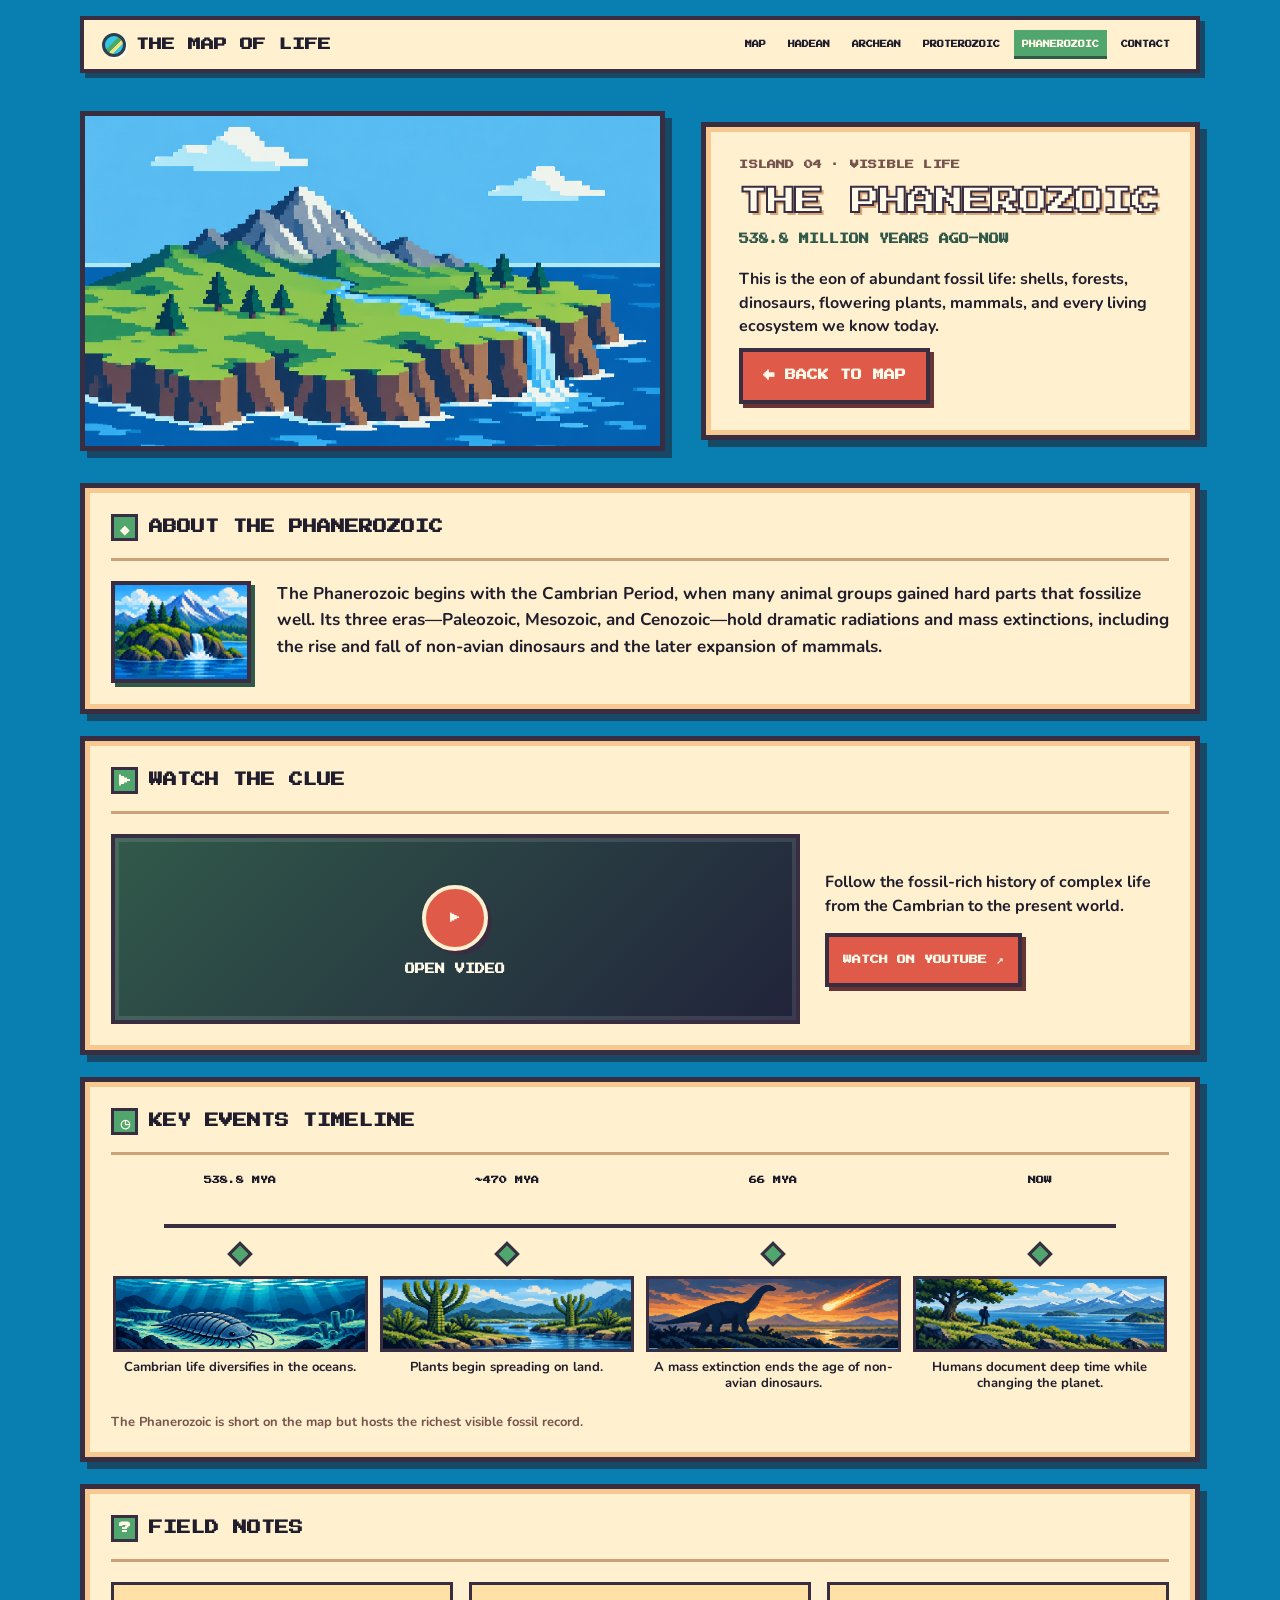
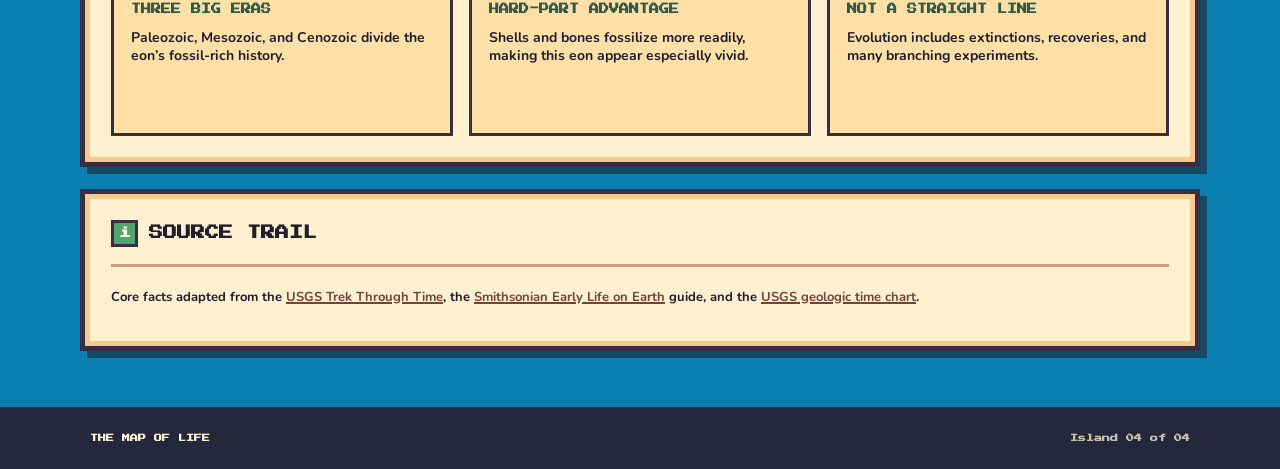
<file: Midterm/phanerozoic.html>
<!doctype html>
<html lang="en">
  <head>
    <meta charset="utf-8" />
    <meta name="viewport" content="width=device-width,initial-scale=1" />
    <meta name="description" content="Explore the Phanerozoic Eon." />
    <title>Phanerozoic | The Map of Life</title>
    <link rel="preconnect" href="https://fonts.googleapis.com" />
    <link rel="preconnect" href="https://fonts.gstatic.com" crossorigin />
    <link
      href="https://fonts.googleapis.com/css2?family=Nunito:wght@500;700;800;900&family=Press+Start+2P&display=swap"
      rel="stylesheet"
    />
    <link rel="stylesheet" href="css/styles.css" />
  </head>
  <body class="detail-page" data-eon="phanerozoic">
    <header class="detail-header">
      <a class="mini-brand" href="index.html">
        <span class="tiny-globe" aria-hidden="true"></span>
        THE MAP OF LIFE
      </a>
      <nav class="detail-nav">
        <a href="index.html">MAP</a>
        <a href="hadean.html">HADEAN</a>
        <a href="archean.html">ARCHEAN</a>
        <a href="proterozoic.html">PROTEROZOIC</a>
        <a href="phanerozoic.html" aria-current="page">PHANEROZOIC</a>
        <a href="index.html#contact">CONTACT</a>
      </nav>
      <a class="mobile-map" href="index.html">← MAP</a>
    </header>
    <main class="eon-main">
      <section class="hero-grid">
        <figure class="pixel-scene">
          <img
            src="assets/phanerozoic-pixel.png"
            alt="Pixel-art green Phanerozoic island with forest, mountain, and waterfall"
          />
        </figure>
        <div class="eon-title-card">
          <p class="kicker">ISLAND 04 · VISIBLE LIFE</p>
          <h1>THE PHANEROZOIC</h1>
          <p class="age">538.8 MILLION YEARS AGO–NOW</p>
          <p>
            This is the eon of abundant fossil life: shells, forests, dinosaurs,
            flowering plants, mammals, and every living ecosystem we know today.
          </p>
          <a class="pixel-button coral back-map" href="index.html"
            >← BACK TO MAP</a>
        </div>
      </section>
      <section class="section-card">
        <h2><span class="badge">◆</span>ABOUT THE PHANEROZOIC</h2>
        <div class="field-note">
          <span
            class="era-token era-thumbnail about-phanerozoic"
            role="img"
            aria-label="Pixel-art Phanerozoic island"
          ></span>
          <p>
            The Phanerozoic begins with the Cambrian Period, when many animal
            groups gained hard parts that fossilize well. Its three
            eras—Paleozoic, Mesozoic, and Cenozoic—hold dramatic radiations and
            mass extinctions, including the rise and fall of non-avian dinosaurs
            and the later expansion of mammals.
          </p>
        </div>
      </section>
      <section class="section-card">
        <h2><span class="badge">▶</span>WATCH THE CLUE</h2>
        <div class="watch-grid">
          <a
            class="video-portal"
            target="_blank"
            rel="noopener"
            href="https://www.youtube.com/watch?v=6__ce-14r1c"
            ><span class="play-disc">▶</span><span>OPEN VIDEO</span></a>
          <div class="watch-copy">
            Follow the fossil-rich history of complex life from the Cambrian to
            the present world.<br /><a
              class="pixel-button coral"
              target="_blank"
              rel="noopener"
              href="https://www.youtube.com/watch?v=6__ce-14r1c"
              >WATCH ON YOUTUBE ↗</a>
          </div>
        </div>
      </section>
      <section class="section-card">
        <h2><span class="badge">◷</span>KEY EVENTS TIMELINE</h2>
        <div class="timeline">
          <article class="event">
            <time>538.8 MYA</time><span class="dot"></span>
            <div class="event-art"></div>
            <p>Cambrian life diversifies in the oceans.</p>
          </article>
          <article class="event">
            <time>~470 MYA</time><span class="dot"></span>
            <div class="event-art"></div>
            <p>Plants begin spreading on land.</p>
          </article>
          <article class="event">
            <time>66 MYA</time><span class="dot"></span>
            <div class="event-art"></div>
            <p>A mass extinction ends the age of non-avian dinosaurs.</p>
          </article>
          <article class="event">
            <time>NOW</time><span class="dot"></span>
            <div class="event-art"></div>
            <p>Humans document deep time while changing the planet.</p>
          </article>
        </div>
        <p class="timeline-note">
          The Phanerozoic is short on the map but hosts the richest visible
          fossil record.
        </p>
      </section>
      <section class="section-card">
        <h2><span class="badge">?</span>FIELD NOTES</h2>
        <div class="fact-grid">
          <article class="fact">
            <h3>THREE BIG ERAS</h3>
            <p>
              Paleozoic, Mesozoic, and Cenozoic divide the eon’s fossil-rich
              history.
            </p>
          </article>
          <article class="fact">
            <h3>HARD-PART ADVANTAGE</h3>
            <p>
              Shells and bones fossilize more readily, making this eon appear
              especially vivid.
            </p>
          </article>
          <article class="fact">
            <h3>NOT A STRAIGHT LINE</h3>
            <p>
              Evolution includes extinctions, recoveries, and many branching
              experiments.
            </p>
          </article>
        </div>
      </section>
      <section class="section-card sources">
        <h2><span class="badge">i</span>SOURCE TRAIL</h2>
        <p>
          Core facts adapted from the
          <a
            target="_blank"
            rel="noopener"
            href="https://www.usgs.gov/youth-and-education-in-science/trek-through-time"
            >USGS Trek Through Time</a>, the
          <a
            target="_blank"
            rel="noopener"
            href="https://naturalhistory.si.edu/education/teaching-resources/life-science/early-life-earth-animal-origins"
            >Smithsonian Early Life on Earth</a>
          guide, and the
          <a
            target="_blank"
            rel="noopener"
            href="https://pubs.usgs.gov/gip/141/"
            >USGS geologic time chart</a>.
        </p>
      </section>
    </main>
    <footer class="site-footer">
      <span>THE MAP OF LIFE</span><span>Island 04 of 04</span>
    </footer>
  </body>
</html>
</file>
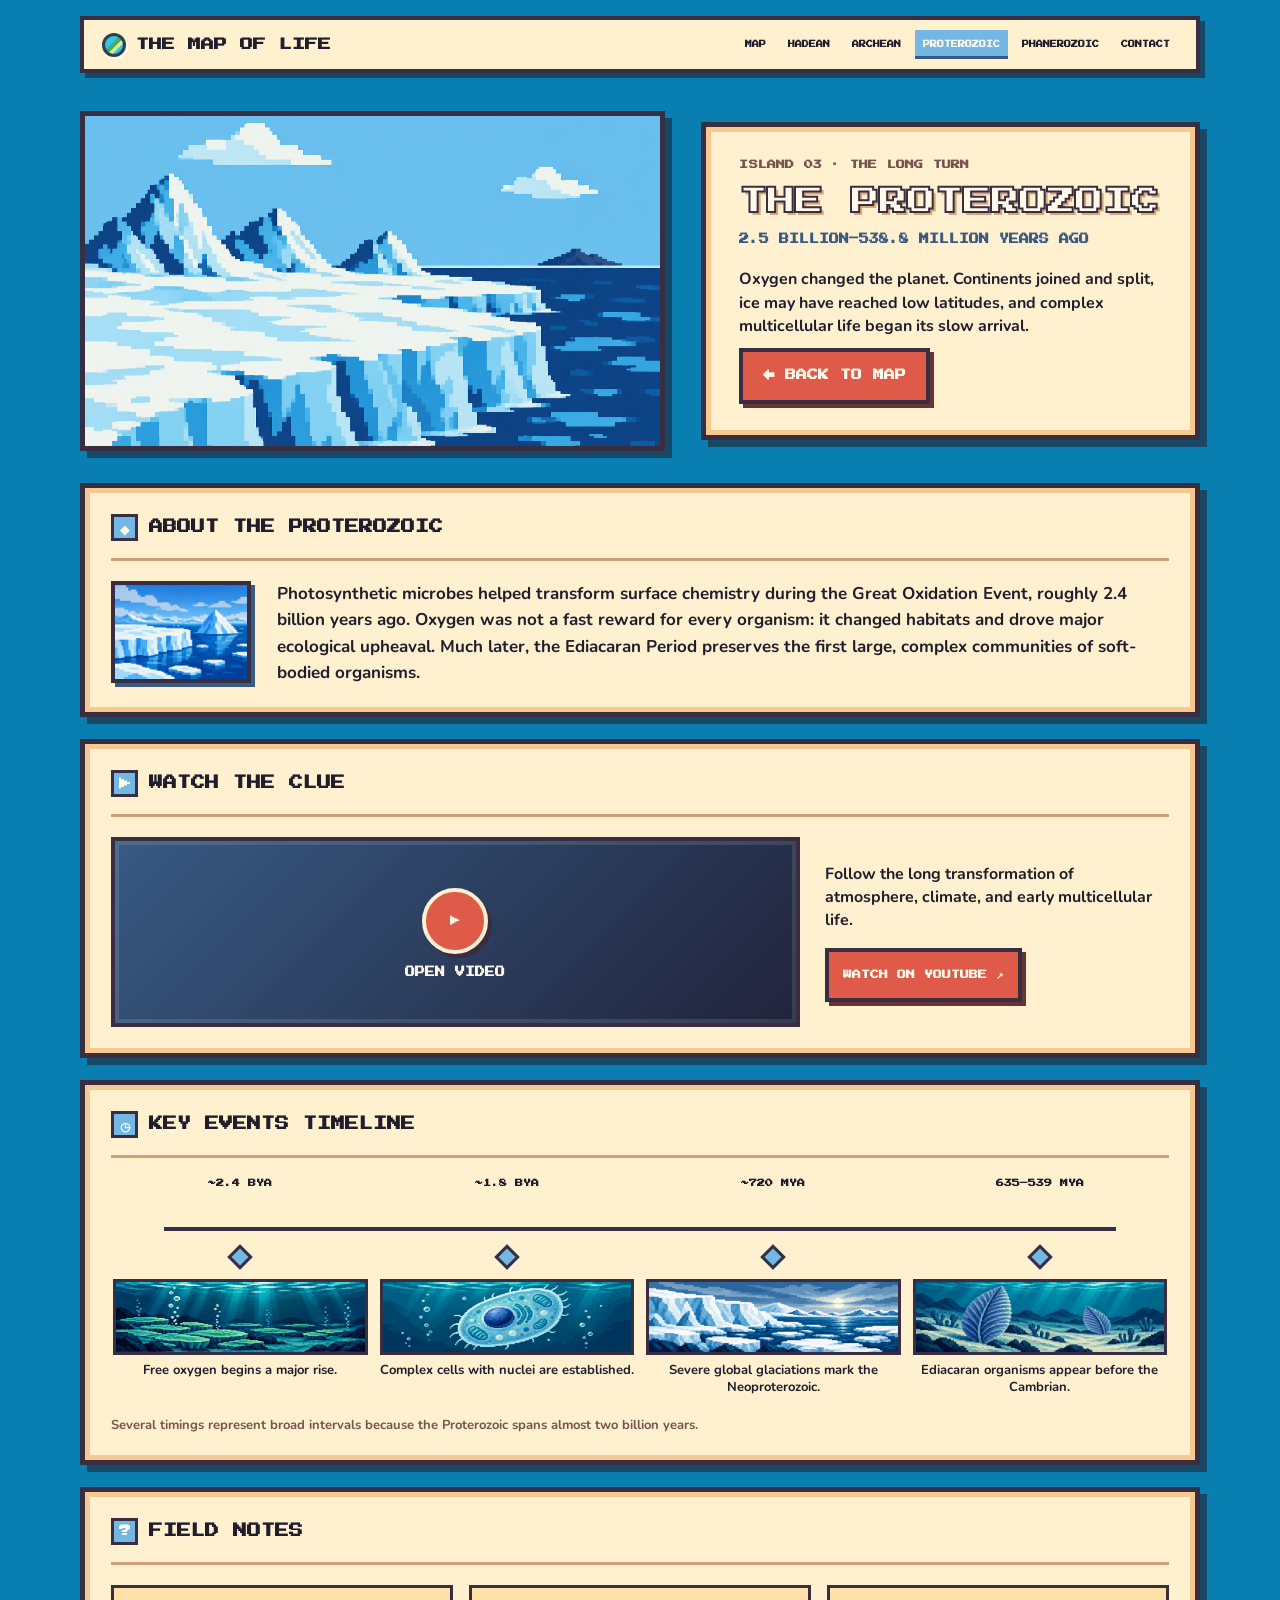
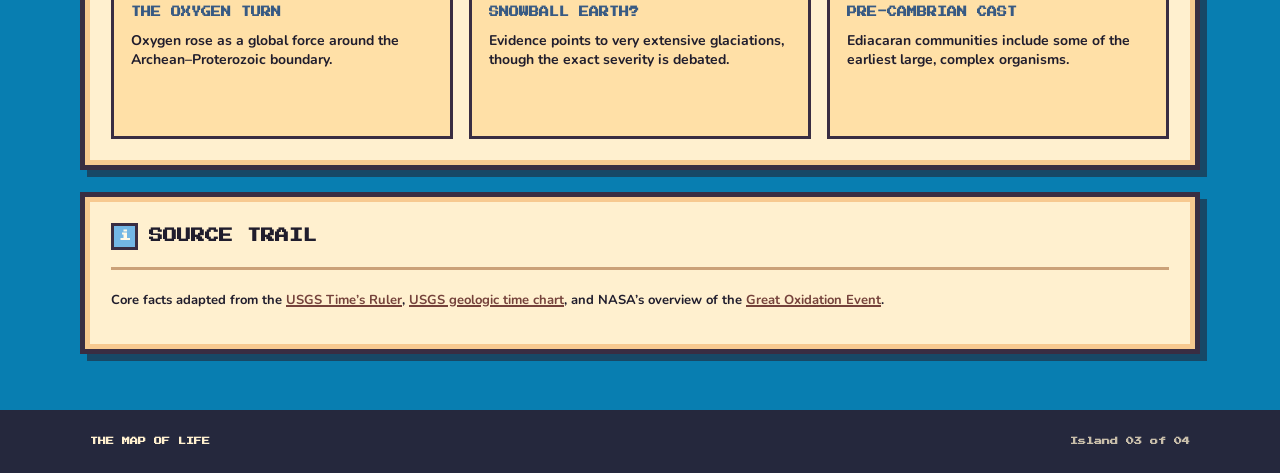
<file: Midterm/proterozoic.html>
<!doctype html>
<html lang="en">
  <head>
    <meta charset="utf-8" />
    <meta name="viewport" content="width=device-width,initial-scale=1" />
    <meta name="description" content="Explore the Proterozoic Eon." />
    <title>Proterozoic | The Map of Life</title>
    <link
      href="https://fonts.googleapis.com/css2?family=Nunito:wght@500;700;800;900&family=Press+Start+2P&display=swap"
      rel="stylesheet"
    />
    <link rel="stylesheet" href="css/styles.css" />
  </head>
  <body class="detail-page" data-eon="proterozoic">
    <header class="detail-header">
      <a class="mini-brand" href="index.html">
        <span class="tiny-globe" aria-hidden="true"></span>
        THE MAP OF LIFE
      </a>
      <nav class="detail-nav">
        <a href="index.html">MAP</a>
        <a href="hadean.html">HADEAN</a>
        <a href="archean.html">ARCHEAN</a>
        <a href="proterozoic.html" aria-current="page">PROTEROZOIC</a>
        <a href="phanerozoic.html">PHANEROZOIC</a>
        <a href="index.html#contact">CONTACT</a>
      </nav>
      <a class="mobile-map" href="index.html">← MAP</a>
    </header>
    <main class="eon-main">
      <section class="hero-grid">
        <figure class="pixel-scene">
          <img
            src="assets/proterozoic-pixel.png"
            alt="Pixel-art Proterozoic ice shelf and blue ice peaks"
          />
        </figure>
        <div class="eon-title-card">
          <p class="kicker">ISLAND 03 · THE LONG TURN</p>
          <h1>THE PROTEROZOIC</h1>
          <p class="age">2.5 BILLION–538.8 MILLION YEARS AGO</p>
          <p>
            Oxygen changed the planet. Continents joined and split, ice may have
            reached low latitudes, and complex multicellular life began its slow
            arrival.
          </p>
          <a class="pixel-button coral back-map" href="index.html"
            >← BACK TO MAP</a>
        </div>
      </section>
      <section class="section-card">
        <h2><span class="badge">◆</span>ABOUT THE PROTEROZOIC</h2>
        <div class="field-note">
          <span
            class="era-token era-thumbnail about-proterozoic"
            role="img"
            aria-label="Pixel-art Proterozoic ice shelf"
          ></span>
          <p>
            Photosynthetic microbes helped transform surface chemistry during
            the Great Oxidation Event, roughly 2.4 billion years ago. Oxygen was
            not a fast reward for every organism: it changed habitats and drove
            major ecological upheaval. Much later, the Ediacaran Period
            preserves the first large, complex communities of soft-bodied
            organisms.
          </p>
        </div>
      </section>
      <section class="section-card">
        <h2><span class="badge">▶</span>WATCH THE CLUE</h2>
        <div class="watch-grid">
          <a
            class="video-portal"
            target="_blank"
            rel="noopener"
            href="https://www.youtube.com/watch?v=GRsG02aE6DU"
            ><span class="play-disc">▶</span><span>OPEN VIDEO</span></a>
          <div class="watch-copy">
            Follow the long transformation of atmosphere, climate, and early
            multicellular life.<br /><a
              class="pixel-button coral"
              target="_blank"
              rel="noopener"
              href="https://www.youtube.com/watch?v=GRsG02aE6DU"
              >WATCH ON YOUTUBE ↗</a>
          </div>
        </div>
      </section>
      <section class="section-card">
        <h2><span class="badge">◷</span>KEY EVENTS TIMELINE</h2>
        <div class="timeline">
          <article class="event">
            <time>~2.4 BYA</time><span class="dot"></span>
            <div class="event-art"></div>
            <p>Free oxygen begins a major rise.</p>
          </article>
          <article class="event">
            <time>~1.8 BYA</time><span class="dot"></span>
            <div class="event-art"></div>
            <p>Complex cells with nuclei are established.</p>
          </article>
          <article class="event">
            <time>~720 MYA</time><span class="dot"></span>
            <div class="event-art"></div>
            <p>Severe global glaciations mark the Neoproterozoic.</p>
          </article>
          <article class="event">
            <time>635–539 MYA</time><span class="dot"></span>
            <div class="event-art"></div>
            <p>Ediacaran organisms appear before the Cambrian.</p>
          </article>
        </div>
        <p class="timeline-note">
          Several timings represent broad intervals because the Proterozoic
          spans almost two billion years.
        </p>
      </section>
      <section class="section-card">
        <h2><span class="badge">?</span>FIELD NOTES</h2>
        <div class="fact-grid">
          <article class="fact">
            <h3>THE OXYGEN TURN</h3>
            <p>
              Oxygen rose as a global force around the Archean–Proterozoic
              boundary.
            </p>
          </article>
          <article class="fact">
            <h3>SNOWBALL EARTH?</h3>
            <p>
              Evidence points to very extensive glaciations, though the exact
              severity is debated.
            </p>
          </article>
          <article class="fact">
            <h3>PRE-CAMBRIAN CAST</h3>
            <p>
              Ediacaran communities include some of the earliest large, complex
              organisms.
            </p>
          </article>
        </div>
      </section>
      <section class="section-card sources">
        <h2><span class="badge">i</span>SOURCE TRAIL</h2>
        <p>
          Core facts adapted from the
          <a
            target="_blank"
            rel="noopener"
            href="https://pubs.usgs.gov/fs/2007/3004/pdf/FS07-3004_508.pdf"
            >USGS Time’s Ruler</a>,
          <a
            target="_blank"
            rel="noopener"
            href="https://pubs.usgs.gov/gip/141/"
            >USGS geologic time chart</a>, and NASA’s overview of the
          <a
            target="_blank"
            rel="noopener"
            href="https://ntrs.nasa.gov/api/citations/20140010682/downloads/20140010682.pdf"
            >Great Oxidation Event</a>.
        </p>
      </section>
    </main>
    <footer class="site-footer">
      <span>THE MAP OF LIFE</span><span>Island 03 of 04</span>
    </footer>
  </body>
</html>
</file>
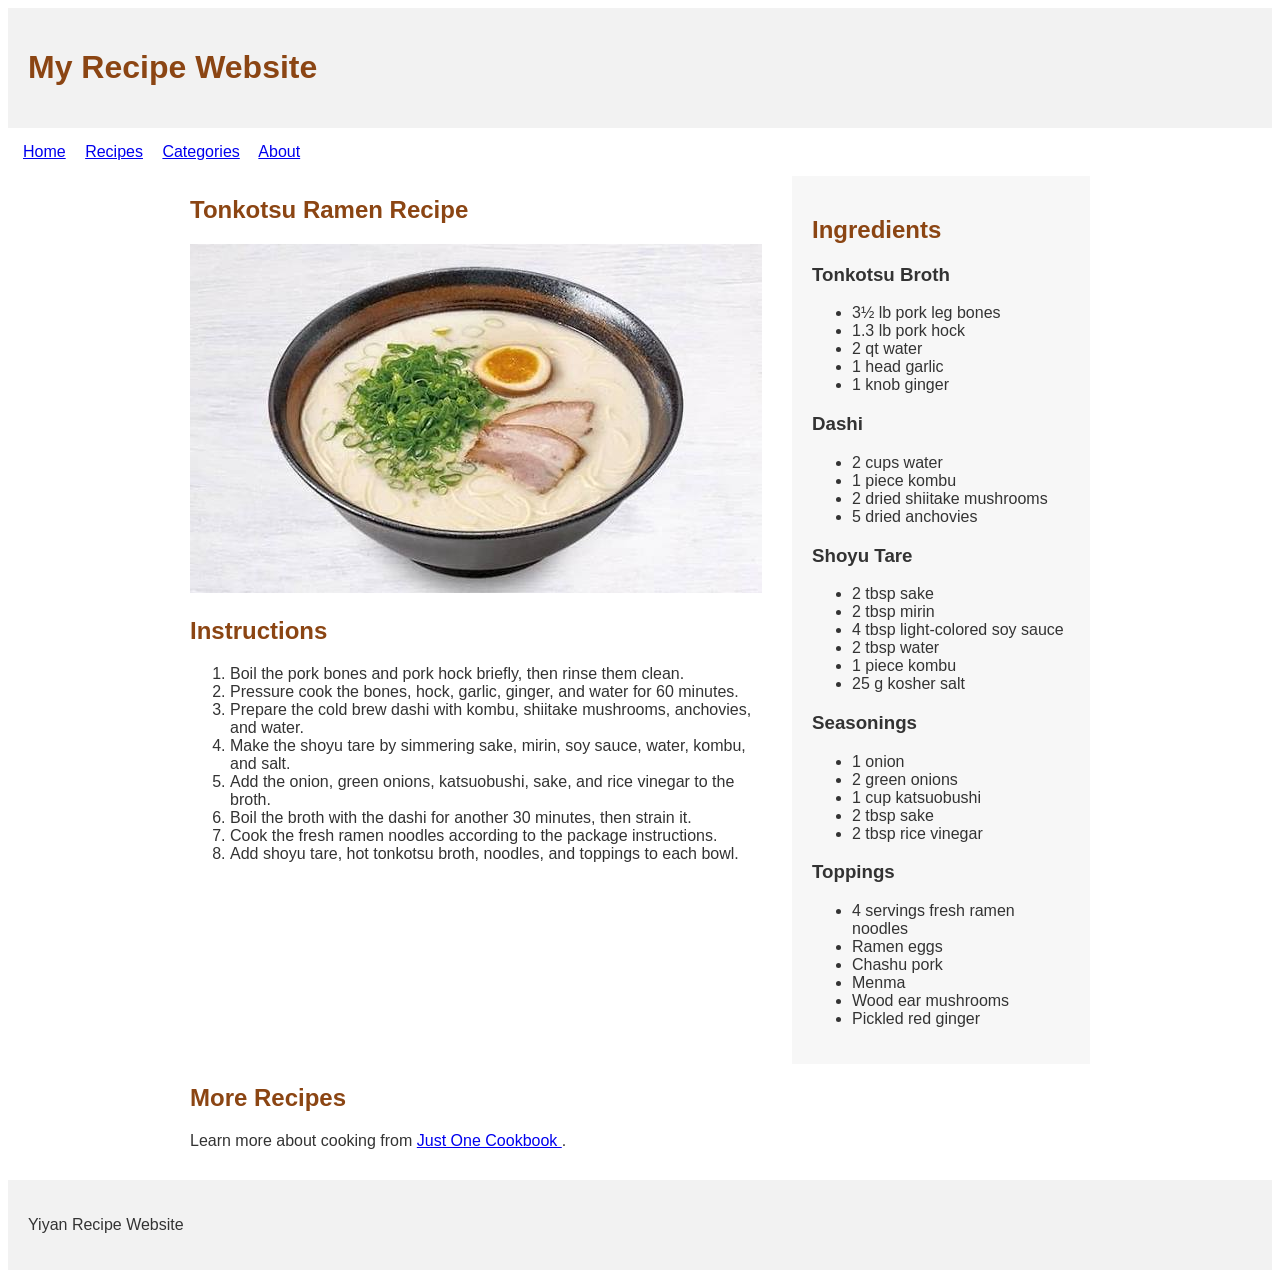
<file: week03/MyRecipeWeb.html>
<!DOCTYPE html>
<html lang="en">
<head>
    <meta charset="UTF-8">
    <title>Tonkotsu Ramen Recipe</title>

    <style>
        body {
            font-family: Arial, sans-serif;
            color: #333;
        }

        header {
            background-color: #f2f2f2;
            padding: 20px;
        }

        nav {
            padding: 15px;
        }

        nav a {
            margin-right: 15px;
        }

        main {
            max-width: 900px;
            margin: auto;
        }

        .recipe-layout {
            display: flex;
            gap: 30px;
        }

        article {
            flex: 2;
        }

        aside {
            flex: 1;
            background-color: #f7f7f7;
            padding: 20px;
        }

        h1, h2 {
            color: #8b4513;
        }

        footer {
            margin-top: 30px;
            padding: 20px;
            background-color: #f2f2f2;
        }
    </style>
</head>

<body>

    <header>
        <h1>My Recipe Website</h1>
    </header>

    <nav>

    <a href="index.html">Home</a>
    <a href="recipes.html">Recipes</a>
    <a href="categories.html">Categories</a>
    <a href="about.html">About</a>

    </nav>

    <main>

        <div class="recipe-layout">

            <article>
                <h1>Tonkotsu Ramen Recipe</h1>

                <img src="img/tonkotsu-ramen.jpg" alt="Tonkotsu ramen">

                <section>
                    <h2>Instructions</h2>

                    <ol>
                        <li>Boil the pork bones and pork hock briefly, then rinse them clean.</li>
                        <li>Pressure cook the bones, hock, garlic, ginger, and water for 60 minutes.</li>
                        <li>Prepare the cold brew dashi with kombu, shiitake mushrooms, anchovies, and water.</li>
                        <li>Make the shoyu tare by simmering sake, mirin, soy sauce, water, kombu, and salt.</li>
                        <li>Add the onion, green onions, katsuobushi, sake, and rice vinegar to the broth.</li>
                        <li>Boil the broth with the dashi for another 30 minutes, then strain it.</li>
                        <li>Cook the fresh ramen noodles according to the package instructions.</li>
                        <li>Add shoyu tare, hot tonkotsu broth, noodles, and toppings to each bowl.</li>
                    </ol>
                </section>

            </article>


            <aside>

                <h2>Ingredients</h2>

                <section>
                    <h3>Tonkotsu Broth</h3>
                    <ul>
                        <li>3½ lb pork leg bones</li>
                        <li>1.3 lb pork hock</li>
                        <li>2 qt water</li>
                        <li>1 head garlic</li>
                        <li>1 knob ginger</li>
                    </ul>
                </section>

                <section>
                    <h3>Dashi</h3>
                    <ul>
                        <li>2 cups water</li>
                        <li>1 piece kombu</li>
                        <li>2 dried shiitake mushrooms</li>
                        <li>5 dried anchovies</li>
                    </ul>
                </section>

                <section>
                    <h3>Shoyu Tare</h3>
                    <ul>
                        <li>2 tbsp sake</li>
                        <li>2 tbsp mirin</li>
                        <li>4 tbsp light-colored soy sauce</li>
                        <li>2 tbsp water</li>
                        <li>1 piece kombu</li>
                        <li>25 g kosher salt</li>
                    </ul>
                </section>

                <section>
                    <h3>Seasonings</h3>
                    <ul>
                        <li>1 onion</li>
                        <li>2 green onions</li>
                        <li>1 cup katsuobushi</li>
                        <li>2 tbsp sake</li>
                        <li>2 tbsp rice vinegar</li>
                    </ul>
                </section>

                <section>
                    <h3>Toppings</h3>
                    <ul>
                        <li>4 servings fresh ramen noodles</li>
                        <li>Ramen eggs</li>
                        <li>Chashu pork</li>
                        <li>Menma</li>
                        <li>Wood ear mushrooms</li>
                        <li>Pickled red ginger</li>
                    </ul>
                </section>

            </aside>

        </div>


        <section>
            <h2>More Recipes</h2>

            <p>
                Learn more about cooking from
                <a href="https://www.justonecookbook.com/">
                    Just One Cookbook
                </a>.
            </p>
        </section>

    </main>


    <footer>
        <p>Yiyan Recipe Website</p>
    </footer>

</body>
</html>
</file>
<file: Midterm/css/styles.css>
:root {
  --ink: #201d2d;
  --cream: #fff0cf;
  --cream-line: #f7c990;
  --paper-shadow: #d8a679;
  --coral: #df5a49;
  --line: #392d42;
  --ocean: #087eb1;
  --footer: #25283d;
  --warm-white: #fff9e8;
  --muted: #77534d;
  --sand: #ffe0a7;
  --button-shadow: #663534;

  --pixel: "Press Start 2P", monospace;
  --body: "Nunito", sans-serif;
}

/* Basic styles */

* {
  box-sizing: border-box;
}

html {
  scroll-behavior: smooth;
}

body {
  margin: 0;
  overflow-x: hidden;
  color: var(--ink);
  background: #0781b5;
  font-family: var(--body);
  font-weight: 700;
}

img {
  display: block;
  max-width: 100%;
}

a {
  color: inherit;
  text-decoration: none;
}

button,
input,
textarea {
  font: inherit;
}

a:focus-visible,
button:focus-visible,
input:focus-visible,
textarea:focus-visible {
  outline: 4px solid var(--warm-white);
  outline-offset: 3px;
}


/* Shared pixel elements */

.mini-brand {
  display: flex;
  align-items: center;
  gap: 10px;
  padding: 13px 15px;
  border: 4px solid var(--line);
  background: var(--cream);
  box-shadow:
    5px 5px 0 rgba(28, 24, 43, .48),
    inset 0 0 0 3px #f1bd89;
  font-family: var(--pixel);
  font-size: 13px;
  line-height: 1;
}

.tiny-globe,
.quest-globe {
  display: inline-block;
  border: 3px solid #2d4051;
  border-radius: 50%;
  background: linear-gradient(
    135deg,
    #36c6e5 0 40%,
    #4caa65 40% 58%,
    #ece47f 58% 70%,
    #36c6e5 70%
  );
  box-shadow: 2px 2px 0 var(--warm-white);
}

.tiny-globe {
  width: 24px;
  height: 24px;
}

.kicker {
  margin: 0 0 14px;
  color: var(--muted);
  font-family: var(--pixel);
  font-size: 9px;
  letter-spacing: .2px;
  line-height: 1.5;
}

.pixel-button {
  display: inline-flex;
  align-items: center;
  justify-content: center;
  gap: 10px;
  min-height: 54px;
  padding: 17px 20px;
  border: 4px solid var(--line);
  color: #fff9e9;
  box-shadow: 4px 4px 0 var(--button-shadow);
  font-family: var(--pixel);
  font-size: 11px;
  line-height: 1.25;
  transition: transform .12s, box-shadow .12s;
}

.pixel-button:hover {
  transform: translate(2px, 2px);
  box-shadow: 2px 2px 0 var(--button-shadow);
}

.pixel-button.coral {
  background: var(--coral);
}

.pixel-button span {
  font-size: 16px;
}


/* Home page */

.map-page {
  overflow-x: hidden;
  background: var(--ocean);
}

.map-topbar {
  position: fixed;
  top: 0;
  left: 0;
  z-index: 20;
  display: flex;
  align-items: center;
  justify-content: space-between;
  width: 100%;
  height: 72px;
  padding: 14px 22px;
  pointer-events: none;
}

.map-topbar .mini-brand {
  pointer-events: auto;
}

.topbar-link {
  padding: 12px 14px;
  border: 4px solid var(--line);
  background: var(--cream);
  box-shadow: 4px 4px 0 rgba(28, 24, 43, .48);
  font-family: var(--pixel);
  font-size: 9px;
  pointer-events: auto;
}

.ocean-map {
  position: relative;
  min-height: 100vh;
  overflow: hidden;
  background: #077bb0;
}

.map-art {
  position: absolute;
  inset: 0;
  z-index: 0;
  width: 100%;
  height: 100%;
  object-fit: cover;
  image-rendering: pixelated;
}

.quest-card {
  position: absolute;
  top: 50%;
  left: 50%;
  z-index: 3;
  width: min(420px, calc(100vw - 44px));
  padding: 29px 35px 31px;
  transform: translate(-50%, -45%);
  border: 5px solid var(--line);
  background: var(--cream);
  box-shadow:
    9px 9px 0 rgba(24, 25, 42, .6),
    inset 0 0 0 5px #f7ca95;
  text-align: center;
}

.quest-globe {
  position: absolute;
  top: 14px;
  left: calc(50% - 26px);
  width: 52px;
  height: 52px;
}

.quest-card .kicker {
  margin-top: 48px;
}

.quest-card h1 {
  margin: 0;
  color: var(--warm-white);
  font-family: var(--pixel);
  font-size: clamp(29px, 4vw, 45px);
  letter-spacing: -2px;
  line-height: 1.25;
  text-shadow: 3px 3px 0 #ecb681;
  -webkit-text-stroke: 2px var(--line);
}

.rule {
  position: relative;
  height: 3px;
  margin: 18px 0 13px;
  background: #bd9277;
}

.rule::after {
  content: "◆";
  position: absolute;
  top: 50%;
  left: 50%;
  padding: 0 8px;
  transform: translate(-50%, -58%);
  background: var(--cream);
  color: #80584d;
}

.quest-card p:not(.kicker) {
  margin: 0 0 21px;
  font-size: 17px;
  line-height: 1.25;
}


/* Island links */

.island-link {
  position: absolute;
  z-index: 4;
  width: 190px;
  padding: 11px 9px 8px;
  border: 4px solid var(--line);
  background: var(--cream);
  box-shadow:
    4px 4px 0 rgba(37, 29, 41, .5),
    inset 0 0 0 3px #f0bc88;
  text-align: center;
  transition: transform .15s, filter .15s;
}

.island-link::after {
  content: "◆";
  position: absolute;
  bottom: -14px;
  left: 50%;
  transform: translateX(-50%);
  color: var(--line);
  font-size: 16px;
  text-shadow: 0 2px var(--warm-white);
}

.island-link:hover {
  transform: translateY(-6px) scale(1.03);
  filter: brightness(1.07);
}

.island-link span,
.island-link small {
  display: block;
  font-family: var(--pixel);
}

.island-link span {
  font-size: 13px;
}

.island-link small {
  margin-top: 7px;
  font-size: 8px;
}

.hadean-link {
  top: 18%;
  left: 15.5%;
}

.archean-link {
  top: 24%;
  right: 10%;
}

.proterozoic-link {
  bottom: 22%;
  left: 20.5%;
}

.phanerozoic-link {
  right: 14%;
  bottom: 23%;
}

.map-instruction {
  position: absolute;
  bottom: 28px;
  left: 50%;
  z-index: 2;
  margin: 0;
  transform: translateX(-50%);
  color: #edfbf4;
  font-family: var(--pixel);
  font-size: 9px;
  text-shadow: 2px 2px 0 #07547e;
  white-space: nowrap;
}


/* Introduction and footer */

.how-to {
  display: grid;
  grid-template-columns: 1.1fr 1fr 1fr;
  gap: 44px;
  min-height: 310px;
  padding: 70px max(7vw, 26px);
  border-top: 6px solid var(--line);
  background: var(--cream);
}

.how-to h2 {
  margin: 0;
  font-family: var(--pixel);
  font-size: clamp(25px, 3vw, 38px);
  line-height: 1.38;
}

.how-to p:not(.kicker) {
  margin: 35px 0 0;
  font-size: 17px;
  line-height: 1.5;
}

.site-footer {
  display: flex;
  justify-content: space-between;
  gap: 18px;
  padding: 25px 7vw;
  background: var(--footer);
  color: var(--cream);
  font-family: var(--pixel);
  font-size: 8px;
  line-height: 1.6;
}


/* Contact */

.contact-section {
  display: grid;
  grid-template-columns: minmax(0, .85fr) minmax(320px, 1.15fr);
  gap: 54px;
  padding: 70px max(7vw, 26px);
  border-top: 6px solid var(--line);
  background: var(--sand);
}

.contact-section h2 {
  max-width: 620px;
  margin: 0 0 18px;
  font-family: var(--pixel);
  font-size: clamp(20px, 2.5vw, 32px);
  line-height: 1.45;
}

.contact-section p:not(.kicker) {
  max-width: 520px;
  margin: 0;
  font-size: 17px;
  line-height: 1.5;
}

.contact-form {
  display: grid;
  grid-template-columns: 1fr;
  gap: 10px;
  padding: 24px;
  border: 5px solid var(--line);
  background: var(--cream);
  box-shadow: 7px 7px 0 rgba(37, 29, 41, .45);
}

.contact-form label {
  margin-top: 4px;
  font-family: var(--pixel);
  font-size: 8px;
}

.contact-form input,
.contact-form textarea {
  width: 100%;
  border: 3px solid var(--line);
  border-radius: 0;
  background: #fffaf0;
  color: var(--ink);
  font-size: 16px;
  font-weight: 700;
}

.contact-form input {
  min-height: 48px;
  padding: 10px 12px;
}

.contact-form textarea {
  min-height: 130px;
  padding: 12px;
  resize: vertical;
}

.contact-form .pixel-button {
  margin-top: 8px;
  cursor: pointer;
}

.site-footer span:last-child {
  opacity: .75;
  text-align: right;
}


/* Geological detail pages */

.detail-page {
  min-height: 100vh;
  background: var(--ocean);
}

.detail-page[data-eon="hadean"] {
  --eon: #e45a3f;
  --eon-deep: #542d36;
}

.detail-page[data-eon="archean"] {
  --eon: #749a48;
  --eon-deep: #344f42;
}

.detail-page[data-eon="proterozoic"] {
  --eon: #73b7e5;
  --eon-deep: #385a83;
}

.detail-page[data-eon="phanerozoic"] {
  --eon: #51a66e;
  --eon-deep: #31594a;
}

.detail-page::before {
  content: "";
  position: fixed;
  inset: 0;
  z-index: -1;
  background: var(--ocean);
}


/* Detail page header */

.detail-header {
  position: sticky;
  top: 0;
  z-index: 30;
  display: flex;
  align-items: center;
  justify-content: space-between;
  width: min(1120px, calc(100% - 30px));
  margin: 16px auto 0;
  padding: 10px 18px;
  border: 4px solid var(--line);
  background: var(--cream);
  box-shadow: 5px 5px 0 rgba(37, 29, 41, .55);
}

.detail-header .mini-brand {
  padding: 0;
  border: 0;
  background: none;
  box-shadow: none;
}

.detail-nav {
  display: flex;
  gap: 6px;
}

.detail-nav a {
  padding: 11px 8px;
  font-family: var(--pixel);
  font-size: 7px;
}

.detail-nav a:hover,
.detail-nav a[aria-current="page"] {
  color: var(--warm-white);
  background: var(--eon);
  box-shadow: inset 0 -3px 0 var(--eon-deep);
}


/* Hero section */

.eon-main {
  width: min(1120px, calc(100% - 30px));
  margin: 38px auto 56px;
}

.hero-grid {
  display: grid;
  grid-template-columns: 1.08fr .92fr;
  align-items: center;
  gap: 36px;
  margin-bottom: 32px;
}

.pixel-scene {
  height: 340px;
  margin: 0;
  overflow: hidden;
  border: 5px solid var(--line);
  background: #1c2e44;
  box-shadow: 7px 7px 0 rgba(33, 26, 40, .55);
  line-height: 0;
}

.pixel-scene img {
  display: block;
  width: 100%;
  height: 100%;
  object-fit: cover;
  image-rendering: pixelated;
}

.eon-title-card {
  min-width: 0;
  padding: 31px 33px;
  border: 5px solid var(--line);
  background: var(--cream);
  box-shadow:
    7px 7px 0 rgba(37, 29, 41, .55),
    inset 0 0 0 5px var(--cream-line);
}

.eon-title-card h1 {
  margin: 4px 0 13px;
  color: var(--warm-white);
  font-family: var(--pixel);
  font-size: clamp(21px, 2.2vw, 28px);
  line-height: 1.2;
  overflow-wrap: anywhere;
  text-shadow: 3px 3px 0 var(--paper-shadow);
  -webkit-text-stroke: 2px var(--line);
}

.age {
  margin: 0 0 21px;
  color: var(--eon-deep);
  font-family: var(--pixel);
  font-size: 10px;
  line-height: 1.5;
  overflow-wrap: anywhere;
}

.eon-title-card > p:last-of-type {
  margin: 0;
  font-size: 16px;
  line-height: 1.45;
}


/* Content cards */

.section-card {
  margin: 22px 0;
  padding: 26px;
  border: 5px solid var(--line);
  background: var(--cream);
  box-shadow:
    7px 7px 0 rgba(37, 29, 41, .55),
    inset 0 0 0 5px var(--cream-line);
}

.section-card h2 {
  margin: 0 0 20px;
  padding-bottom: 17px;
  border-bottom: 3px solid #cba178;
  font-family: var(--pixel);
  font-size: 14px;
  line-height: 1.5;
  overflow-wrap: anywhere;
}

.section-card h2 .badge {
  display: inline-grid;
  width: 27px;
  height: 27px;
  margin-right: 11px;
  place-items: center;
  border: 3px solid var(--line);
  background: var(--eon);
  color: var(--warm-white);
  font-size: 12px;
}

.field-note {
  display: grid;
  grid-template-columns: 140px minmax(0, 1fr);
  gap: 26px;
  align-items: start;
}

.field-note p {
  margin: 0;
  font-size: 17px;
  line-height: 1.55;
}

.era-token {
  display: block;
  width: 140px;
  height: 102px;
  padding: 0;
  border: 4px solid var(--line);
  background-position: center;
  background-repeat: no-repeat;
  background-size: 100% 100%;
  box-shadow: 4px 4px 0 var(--eon-deep);
}

.detail-page[data-eon="hadean"] .era-token {
  background-image: url("../assets/hadean-about.png");
}

.detail-page[data-eon="archean"] .era-token {
  background-image: url("../assets/archean-about.png");
}

.detail-page[data-eon="proterozoic"] .era-token {
  background-image: url("../assets/proterozoic-about.png");
}

.detail-page[data-eon="phanerozoic"] .era-token {
  background-image: url("../assets/phanerozoic-about.png");
}


/* Video section */

.watch-grid {
  display: grid;
  grid-template-columns: 1.6fr .8fr;
  gap: 25px;
  align-items: center;
}

.video-portal {
  display: grid;
  min-height: 190px;
  place-content: center;
  border: 4px solid var(--line);
  background: linear-gradient(135deg, var(--eon-deep), #21233b);
  color: var(--warm-white);
  box-shadow: inset 0 0 0 4px rgba(255, 255, 255, .11);
  text-align: center;
}

.play-disc {
  display: grid;
  width: 66px;
  height: 66px;
  margin: auto auto 13px;
  place-content: center;
  border: 4px solid #fff0cf;
  border-radius: 50%;
  background: var(--coral);
  box-shadow: 4px 4px 0 var(--line);
  font-family: var(--pixel);
  font-size: 19px;
}

.video-portal span {
  font-family: var(--pixel);
  font-size: 10px;
}

.watch-copy {
  font-size: 16px;
  line-height: 1.45;
}

.watch-copy .pixel-button {
  margin-top: 15px;
  padding: 14px;
  font-size: 9px;
}


/* Timeline */

.timeline {
  display: grid;
  grid-template-columns: repeat(4, minmax(0, 1fr));
  gap: 8px;
  position: relative;
}

.timeline::before {
  content: "";
  position: absolute;
  top: 49px;
  right: 5%;
  left: 5%;
  height: 4px;
  background: var(--line);
}

.event {
  position: relative;
  z-index: 1;
  min-width: 0;
  text-align: center;
}

.event .dot {
  display: block;
  width: 18px;
  height: 18px;
  margin: 40px auto 13px;
  transform: rotate(45deg);
  border: 3px solid var(--line);
  background: var(--eon);
}

.event time {
  display: block;
  min-height: 30px;
  font-family: var(--pixel);
  font-size: 8px;
  line-height: 1.4;
}

.event p {
  margin: 7px 0 0;
  font-size: 13px;
  line-height: 1.25;
}

.event .event-art {
  height: 76px;
  margin: 11px 2px 0;
  overflow: hidden;
  border: 3px solid var(--line);
  background-color: var(--eon-deep);
  background-position: center;
  background-repeat: no-repeat;
  background-size: 100% 100%;
}


/* Timeline images */

.detail-page[data-eon="hadean"] .event:nth-child(1) .event-art {
  background-image: url("../assets/hadean-event-1.png");
}

.detail-page[data-eon="hadean"] .event:nth-child(2) .event-art {
  background-image: url("../assets/hadean-event-2.png");
}

.detail-page[data-eon="hadean"] .event:nth-child(3) .event-art {
  background-image: url("../assets/hadean-event-3.png");
}

.detail-page[data-eon="hadean"] .event:nth-child(4) .event-art {
  background-image: url("../assets/hadean-event-4.png");
}

.detail-page[data-eon="archean"] .event:nth-child(1) .event-art {
  background-image: url("../assets/archean-event-1.png");
}

.detail-page[data-eon="archean"] .event:nth-child(2) .event-art {
  background-image: url("../assets/archean-event-2.png");
}

.detail-page[data-eon="archean"] .event:nth-child(3) .event-art {
  background-image: url("../assets/archean-event-3.png");
}

.detail-page[data-eon="archean"] .event:nth-child(4) .event-art {
  background-image: url("../assets/archean-event-4.png");
}

.detail-page[data-eon="proterozoic"] .event:nth-child(1) .event-art {
  background-image: url("../assets/proterozoic-event-1.png");
}

.detail-page[data-eon="proterozoic"] .event:nth-child(2) .event-art {
  background-image: url("../assets/proterozoic-event-2.png");
}

.detail-page[data-eon="proterozoic"] .event:nth-child(3) .event-art {
  background-image: url("../assets/proterozoic-event-3.png");
}

.detail-page[data-eon="proterozoic"] .event:nth-child(4) .event-art {
  background-image: url("../assets/proterozoic-event-4.png");
}

.detail-page[data-eon="phanerozoic"] .event:nth-child(1) .event-art {
  background-image: url("../assets/phanerozoic-event-1.png");
}

.detail-page[data-eon="phanerozoic"] .event:nth-child(2) .event-art {
  background-image: url("../assets/phanerozoic-event-2.png");
}

.detail-page[data-eon="phanerozoic"] .event:nth-child(3) .event-art {
  background-image: url("../assets/phanerozoic-event-3.png");
}

.detail-page[data-eon="phanerozoic"] .event:nth-child(4) .event-art {
  background-image: url("../assets/phanerozoic-event-4.png");
}

.timeline-note {
  margin: 21px 0 0;
  color: var(--muted);
  font-size: 13px;
}


/* Facts and sources */

.fact-grid {
  display: grid;
  grid-template-columns: repeat(3, minmax(0, 1fr));
  gap: 16px;
}

.fact {
  min-height: 154px;
  padding: 17px;
  border: 3px solid var(--line);
  background: var(--sand);
}

.fact h3 {
  margin: 0 0 12px;
  color: var(--eon-deep);
  font-family: var(--pixel);
  font-size: 10px;
  line-height: 1.5;
}

.fact p {
  margin: 0;
  font-size: 14px;
  line-height: 1.35;
}

.sources {
  font-size: 13px;
  line-height: 1.55;
}

.sources a {
  color: #75423b;
  text-decoration: underline;
  text-decoration-thickness: 2px;
}

.back-map {
  display: inline-flex;
  margin-top: 10px;
}

.mobile-map {
  display: none;
}


/* Tablet */

@media (min-width: 821px) and (max-width: 1100px) {
  .proterozoic-link,
  .phanerozoic-link {
    bottom: 10%;
  }
}

@media (max-width: 960px) {
  .detail-nav {
    gap: 2px;
  }

  .detail-nav a {
    padding-inline: 5px;
    font-size: 6px;
  }

  .hero-grid {
    gap: 24px;
  }

  .eon-title-card {
    padding-inline: 25px;
  }
}


/* Mobile */

@media (max-width: 820px) {
  .map-topbar {
    padding: 12px;
  }

  .mini-brand {
    padding: 11px;
    font-size: 10px;
  }

  .ocean-map {
    min-height: 780px;
  }

  .map-art {
    object-position: center;
    filter: saturate(1.05);
  }

  .quest-card {
    top: 51%;
    padding: 24px 20px;
    transform: translate(-50%, -50%);
  }

  .quest-globe {
    top: 12px;
  }

  .quest-card h1 {
    font-size: 28px;
  }

  .hadean-link {
    top: 13%;
    left: 6%;
  }

  .archean-link {
    top: 18%;
    right: 4%;
  }

  .proterozoic-link {
    bottom: 17%;
    left: 5%;
  }

  .phanerozoic-link {
    right: 4%;
    bottom: 17%;
  }

  .island-link {
    width: 136px;
    padding: 8px 5px;
  }

  .island-link span {
    font-size: 9px;
  }

  .island-link small {
    margin-top: 5px;
    font-size: 6px;
  }

  .map-instruction {
    bottom: 12px;
    font-size: 7px;
  }

  .how-to {
    grid-template-columns: 1fr;
    gap: 9px;
    padding: 52px 26px;
  }

  .contact-section {
    grid-template-columns: 1fr;
    gap: 28px;
    padding: 52px 26px;
  }

  .how-to p:not(.kicker) {
    margin: 12px 0;
    font-size: 16px;
  }

  .site-footer {
    flex-direction: column;
  }

  .site-footer span:last-child {
    text-align: left;
  }

  .detail-header {
    width: calc(100% - 20px);
    margin-top: 10px;
    padding: 10px 11px;
  }

  .detail-header .mini-brand {
    font-size: 9px;
  }

  .detail-header .tiny-globe {
    width: 20px;
    height: 20px;
  }

  .detail-nav {
    display: none;
  }

  .mobile-map {
    display: inline;
    font-family: var(--pixel);
    font-size: 8px;
  }

  .eon-main {
    width: calc(100% - 20px);
    margin-top: 25px;
  }

  .hero-grid,
  .field-note,
  .watch-grid {
    grid-template-columns: 1fr;
    gap: 22px;
  }

  .pixel-scene {
    height: 260px;
  }

  .eon-title-card {
    padding: 26px 22px;
  }

  .era-token {
    width: 100%;
    height: 160px;
  }

  .timeline {
    grid-template-columns: repeat(2, minmax(0, 1fr));
    gap: 19px;
  }

  .timeline::before {
    display: none;
  }

  .event .dot {
    margin: 0 auto 10px;
  }

  .event time {
    min-height: 0;
  }

  .section-card {
    padding: 20px 16px;
  }

  .section-card h2 {
    font-size: 13px;
  }

  .fact-grid {
    grid-template-columns: 1fr;
  }

  .quest-card .pixel-button {
    padding: 15px 12px;
    font-size: 9px;
  }
}


/* Smaller phones */

@media (max-width: 420px) {
  .map-topbar .mini-brand {
    max-width: calc(100vw - 24px);
    overflow: hidden;
    font-size: 8px;
    white-space: nowrap;
  }

  .quest-card {
    width: calc(100vw - 28px);
  }

  .quest-card h1 {
    font-size: 24px;
  }

  .island-link {
    width: 118px;
  }

  .island-link span {
    font-size: 8px;
  }

  .island-link small {
    font-size: 5px;
  }

  .topbar-link {
    padding: 10px 8px;
    font-size: 7px;
  }

  .contact-section {
    padding-inline: 18px;
  }

  .contact-form {
    padding: 18px 14px;
  }

  .contact-form .pixel-button {
    padding-inline: 10px;
    font-size: 8px;
  }

  .detail-header .mini-brand {
    gap: 6px;
    font-size: 7px;
  }

  .detail-header .tiny-globe {
    width: 17px;
    height: 17px;
    border-width: 2px;
  }

  .mobile-map {
    font-size: 7px;
  }

  .eon-title-card h1 {
    font-size: 20px;
  }

  .section-card h2 {
    font-size: 11px;
  }

  .section-card h2 .badge {
    width: 24px;
    height: 24px;
    margin-right: 7px;
    font-size: 10px;
  }

  .timeline {
    grid-template-columns: 1fr;
  }

  .event .event-art {
    height: 96px;
  }
}
</file>
<file: week09/css/style.css>
/* ---------------------------------------------------------------
   The Fillmore East — show page
   Nothing in here needs changing today. The whole lesson happens
   in the <script> at the bottom of index.html.
   --------------------------------------------------------------- */

:root {
  --accent: #e0504f;
  --ink: #16151a;
  --paper: #f7f4ed;
  --muted: #6c6a75;
  --line: #d8d3c7;
  --ff-display: 'Oswald', 'Haettenschweiler', 'Arial Narrow', sans-serif;
  --ff-body: 'Helvetica Neue', Helvetica, Arial, sans-serif;
}

* {
  box-sizing: border-box;
}

body {
  margin: 0;
  padding: 2rem 1rem;
  background: var(--ink);
  color: var(--ink);
  font-family: var(--ff-body);
  display: flex;
  justify-content: center;
  align-items: flex-start;
  min-height: 100vh;
}

.ticket {
  background: var(--paper);
  width: 100%;
  max-width: 420px;
  border-radius: 4px;
  overflow: hidden;
  box-shadow: 0 24px 60px rgb(0 0 0 / 0.5);
}

/* ---------------------------------------------------------- poster */

.poster {
  background: var(--accent);
  color: var(--paper);
  padding: 2rem 1.5rem 1.75rem;
  text-align: center;
}

.poster .presents {
  margin: 0;
  font-size: 0.7rem;
  letter-spacing: 0.22em;
  text-transform: uppercase;
  opacity: 0.85;
}

.poster .billing {
  font-family: var(--ff-display);
  font-size: 2rem;
  line-height: 1.05;
  margin: 0.75rem 0 0;
  text-transform: uppercase;
  letter-spacing: 0.01em;
}

.poster .where-when {
  margin: 0.9rem 0 0;
  font-size: 0.9rem;
  opacity: 0.9;
}

/* ---------------------------------------------------------- status */

.status {
  margin: 0;
  padding: 0.6rem 1.5rem;
  background: var(--ink);
  color: var(--paper);
  font-size: 0.78rem;
  letter-spacing: 0.14em;
  text-transform: uppercase;
  text-align: center;
}

/* ----------------------------------------------------------- order */

.order {
  padding: 1.5rem;
}

.order h2 {
  font-size: 0.7rem;
  letter-spacing: 0.2em;
  text-transform: uppercase;
  color: var(--muted);
  margin: 0 0 1rem;
}

.line {
  display: flex;
  justify-content: space-between;
  gap: 1rem;
  margin: 0 0 0.5rem;
  font-size: 0.95rem;
}

/* an empty line should not leave a gap -- :empty matches an element
   with nothing in it at all, which is exactly what happens when we
   set its text to an empty string */
.line:empty {
  display: none;
}

.discount {
  color: #1f7a4d;
}

.total {
  display: flex;
  justify-content: space-between;
  align-items: baseline;
  gap: 1rem;
  margin: 1.25rem 0 0;
  padding-top: 1rem;
  border-top: 2px solid var(--line);
}

.total span {
  font-size: 0.7rem;
  letter-spacing: 0.2em;
  text-transform: uppercase;
  color: var(--muted);
}

.total strong {
  font-family: var(--ff-display);
  font-size: 1.9rem;
  font-weight: 500;
}

.fine-print {
  margin: 1.25rem 0 0;
  font-size: 0.75rem;
  line-height: 1.5;
  color: var(--muted);
}

/* ------------------------------------------------------------ 600 */

@media (max-width: 600px) {
  body {
    padding: 1rem 0.75rem;
  }

  .poster .billing {
    font-size: 1.6rem;
  }
}

/* ---------------------------------------------------------- lineup
   Added for Thursday: the running order, built by a for loop.
   ------------------------------------------------------------------ */

.lineup-wrap {
  padding: 0 1.5rem 1.5rem;
}

.lineup-wrap h2 {
  font-size: 0.7rem;
  letter-spacing: 0.2em;
  text-transform: uppercase;
  color: var(--muted);
  margin: 0 0 0.5rem;
}

.lineup {
  list-style: none;
  margin: 0;
  padding: 0;
  border-top: 1px solid var(--line);
}

.lineup li {
  padding: 0.55rem 0.6rem;
  font-size: 0.92rem;
  border-bottom: 1px solid var(--line);
}

/* every other row, courtesy of the modulo operator */
.lineup li.stripe {
  background: rgb(0 0 0 / 0.045);
}

.lineup li .time {
  display: inline-block;
  width: 4.5rem;
  color: var(--muted);
  font-size: 0.8rem;
  letter-spacing: 0.06em;
  text-transform: uppercase;
}

.headline-act {
  font-weight: 700;
}

.tagline {
  margin: 0.75rem 0 0;
  font-size: 0.85rem;
  font-style: italic;
  color: var(--muted);
  text-align: center;
}
</file>
<file: week10/css/style.css>
:root {
  --accent: #e0504f;
  --ink: #16151a;
  --paper: #f7f4ed;
  --muted: #6c6a75;
  --line: #d8d3c7;
  --ff-display: 'Oswald', 'Haettenschweiler', 'Arial Narrow', sans-serif;
  --ff-body: 'Helvetica Neue', Helvetica, Arial, sans-serif;
}

* {
  box-sizing: border-box;
}

body {
  margin: 0;
  padding: 2rem 1rem;
  background: var(--ink);
  color: var(--ink);
  font-family: var(--ff-body);
  display: flex;
  justify-content: center;
  align-items: flex-start;
  min-height: 100vh;
}

.ticket {
  background: var(--paper);
  width: 100%;
  max-width: 420px;
  border-radius: 4px;
  overflow: hidden;
  box-shadow: 0 24px 60px rgb(0 0 0 / 0.5);
}

.poster {
  background: var(--accent);
  color: var(--paper);
  padding: 2rem 1.5rem 1.75rem;
  text-align: center;
}

.poster .presents {
  margin: 0;
  font-size: 0.7rem;
  letter-spacing: 0.22em;
  text-transform: uppercase;
  opacity: 0.85;
}

.poster .billing {
  font-family: var(--ff-display);
  font-size: 2rem;
  line-height: 1.05;
  margin: 0.75rem 0 0;
  text-transform: uppercase;
  letter-spacing: 0.01em;
}

.poster .where-when {
  margin: 0.9rem 0 0;
  font-size: 0.9rem;
  opacity: 0.9;
}

.status {
  margin: 0;
  padding: 0.6rem 1.5rem;
  background: var(--ink);
  color: var(--paper);
  font-size: 0.78rem;
  letter-spacing: 0.14em;
  text-transform: uppercase;
  text-align: center;
}

.order {
  padding: 1.5rem;
}

.order h2 {
  font-size: 0.7rem;
  letter-spacing: 0.2em;
  text-transform: uppercase;
  color: var(--muted);
  margin: 0 0 1rem;
}

.line {
  display: flex;
  justify-content: space-between;
  gap: 1rem;
  margin: 0 0 0.5rem;
  font-size: 0.95rem;
}

.guest-label {
  display: block;
  margin-bottom: 0.4rem;
  font-size: 0.75rem;
  color: var(--muted);
}

.guest-name {
  width: 100%;
  padding: 0.65rem;
  border: 1px solid var(--line);
  border-radius: 2px;
  background: white;
  font: inherit;
}

.controls {
  display: flex;
  align-items: center;
  justify-content: space-between;
  gap: 0.75rem;
  margin: 1rem 0 1.25rem;
}

.stepper {
  display: flex;
  align-items: center;
  gap: 0.75rem;
}

.stepper button,
.regenerate {
  border: 1px solid var(--line);
  border-radius: 2px;
  padding: 0.45rem 0.75rem;
  background: var(--paper);
  color: var(--ink);
  font: inherit;
  cursor: pointer;
}

.stepper button:disabled {
  cursor: not-allowed;
  opacity: 0.35;
}

.regenerate {
  background: var(--ink);
  color: var(--paper);
}

.line:empty {
  display: none;
}

.discount {
  color: #1f7a4d;
}

.total {
  display: flex;
  justify-content: space-between;
  align-items: baseline;
  gap: 1rem;
  margin: 1.25rem 0 0;
  padding-top: 1rem;
  border-top: 2px solid var(--line);
}

.total span {
  font-size: 0.7rem;
  letter-spacing: 0.2em;
  text-transform: uppercase;
  color: var(--muted);
}

.total strong {
  font-family: var(--ff-display);
  font-size: 1.9rem;
  font-weight: 500;
}

.fine-print {
  margin: 1.25rem 0 0;
  font-size: 0.75rem;
  line-height: 1.5;
  color: var(--muted);
}

@media (max-width: 600px) {
  body {
    padding: 1rem 0.75rem;
  }

  .poster .billing {
    font-size: 1.6rem;
  }
}

.lineup-wrap {
  padding: 0 1.5rem 1.5rem;
}

.lineup-wrap h2 {
  font-size: 0.7rem;
  letter-spacing: 0.2em;
  text-transform: uppercase;
  color: var(--muted);
  margin: 0 0 0.5rem;
}

.lineup {
  list-style: none;
  margin: 0;
  padding: 0;
  border-top: 1px solid var(--line);
}

.lineup li {
  padding: 0.55rem 0.6rem;
  font-size: 0.92rem;
  border-bottom: 1px solid var(--line);
}

.lineup li.stripe {
  background: rgb(0 0 0 / 0.045);
}

.lineup li .time {
  display: inline-block;
  width: 4.5rem;
  color: var(--muted);
  font-size: 0.8rem;
  letter-spacing: 0.06em;
  text-transform: uppercase;
}

.headline-act {
  font-weight: 700;
}

.tagline {
  margin: 0.75rem 0 0;
  font-size: 0.85rem;
  font-style: italic;
  color: var(--muted);
  text-align: center;
}

.details-wrap {
  padding: 0 1.5rem 1.5rem;
}

.details-wrap h2 {
  font-size: 0.7rem;
  letter-spacing: 0.2em;
  text-transform: uppercase;
  color: var(--muted);
  margin: 0 0 0.5rem;
}

.details {
  display: grid;
  grid-template-columns: 1fr 2fr;
  margin: 0;
  border-top: 1px solid var(--line);
}

.details dt,
.details dd {
  margin: 0;
  padding: 0.55rem 0.6rem;
  border-bottom: 1px solid var(--line);
  font-size: 0.82rem;
}

.details dt {
  color: var(--muted);
}

.details dd {
  overflow-wrap: anywhere;
}

.clear-saved {
  width: 100%;
  margin-top: 1rem;
  border: 1px solid var(--line);
  border-radius: 2px;
  padding: 0.55rem 0.75rem;
  background: var(--paper);
  color: var(--muted);
  font: inherit;
  cursor: pointer;
}
</file>
